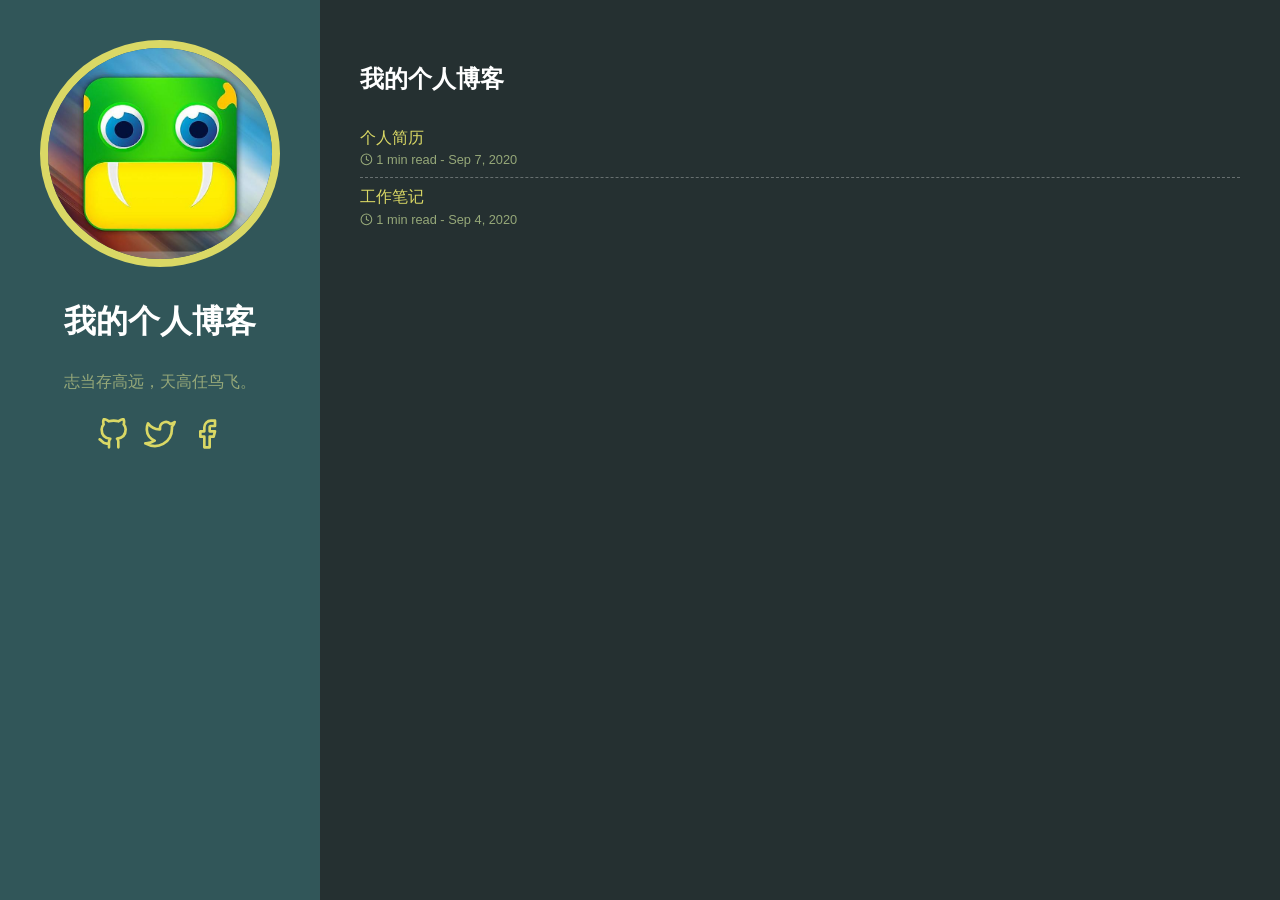
<file: index.html>
<!doctype html>
<html lang="en-us">
  <head>
    <title>我的个人博客</title>
    <meta charset="utf-8" />
    <meta name="generator" content="Hugo 0.76.5" />
    <meta name="viewport" content="width=device-width, initial-scale=1" />
    <meta name="author" content="Devotion" />
    <meta name="description" content="志当存高远，天高任鸟飞。" />
    <link rel="stylesheet" href="https://2425691371.github.io/css/main.min.cae3238cb6e245703270e3d63a967b12dbdd3cc39bf2ade10797d474a8402f83.css" />

    
    <meta name="twitter:card" content="summary"/>
<meta name="twitter:title" content="我的个人博客"/>
<meta name="twitter:description" content="志当存高远，天高任鸟飞。"/>

    <meta property="og:title" content="我的个人博客" />
<meta property="og:description" content="志当存高远，天高任鸟飞。" />
<meta property="og:type" content="website" />
<meta property="og:url" content="https://2425691371.github.io/" />
<meta property="og:updated_time" content="2020-09-07T21:48:25+08:00" />


  </head>
  <body>
    <header class="app-header">
      <a href="https://2425691371.github.io/"><img class="app-header-avatar" src="/timg.ico" alt="Devotion" /></a>
      <h1>我的个人博客</h1>
      <p>志当存高远，天高任鸟飞。</p>
      <div class="app-header-social">
        
          <a target="_blank" href="https://github.com/2425691371/" rel="noreferrer noopener"><svg xmlns="http://www.w3.org/2000/svg" width="24" height="24" viewBox="0 0 24 24" fill="none" stroke="currentColor" stroke-width="2" stroke-linecap="round" stroke-linejoin="round" class="icon icon-github">
  <title>github</title>
  <path d="M9 19c-5 1.5-5-2.5-7-3m14 6v-3.87a3.37 3.37 0 0 0-.94-2.61c3.14-.35 6.44-1.54 6.44-7A5.44 5.44 0 0 0 20 4.77 5.07 5.07 0 0 0 19.91 1S18.73.65 16 2.48a13.38 13.38 0 0 0-7 0C6.27.65 5.09 1 5.09 1A5.07 5.07 0 0 0 5 4.77a5.44 5.44 0 0 0-1.5 3.78c0 5.42 3.3 6.61 6.44 7A3.37 3.37 0 0 0 9 18.13V22"></path>
</svg></a>
        
          <a target="_blank" href="https://twitter/2425691371/" rel="noreferrer noopener"><svg xmlns="http://www.w3.org/2000/svg" width="24" height="24" viewBox="0 0 24 24" fill="none" stroke="currentColor" stroke-width="2" stroke-linecap="round" stroke-linejoin="round" class="icon icon-twitter">
  <title>twitter</title>
  <path d="M23 3a10.9 10.9 0 0 1-3.14 1.53 4.48 4.48 0 0 0-7.86 3v1A10.66 10.66 0 0 1 3 4s-4 9 5 13a11.64 11.64 0 0 1-7 2c9 5 20 0 20-11.5a4.5 4.5 0 0 0-.08-.83A7.72 7.72 0 0 0 23 3z"></path>
</svg></a>
        
          <a target="_blank" href="https://facebook/2425691371/" rel="noreferrer noopener"><svg xmlns="http://www.w3.org/2000/svg" width="24" height="24" viewBox="0 0 24 24" fill="none" stroke="currentColor" stroke-width="2" stroke-linecap="round" stroke-linejoin="round" class="icon icon-facebook">
  <title>facebook</title>
  <path d="M18 2h-3a5 5 0 0 0-5 5v3H7v4h3v8h4v-8h3l1-4h-4V7a1 1 0 0 1 1-1h3z"></path>
</svg></a>
        
      </div>
    </header>
	
	
	<main class="app-container">
      
  <article>
    <h1>我的个人博客</h1>
    <ul class="posts-list">
      
        <li class="posts-list-item">
          <a class="posts-list-item-title" href="https://2425691371.github.io/post/resume/">个人简历</a>
          <span class="posts-list-item-description">
            <svg xmlns="http://www.w3.org/2000/svg" width="24" height="24" viewBox="0 0 24 24" fill="none" stroke="currentColor" stroke-width="2" stroke-linecap="round" stroke-linejoin="round" class="icon icon-clock">
  <title>clock</title>
  <circle cx="12" cy="12" r="10"></circle><polyline points="12 6 12 12 16 14"></polyline>
</svg> 1 min read -
            Sep 7, 2020
          </span>
        </li>
      
        <li class="posts-list-item">
          <a class="posts-list-item-title" href="https://2425691371.github.io/post/blog/">工作笔记</a>
          <span class="posts-list-item-description">
            <svg xmlns="http://www.w3.org/2000/svg" width="24" height="24" viewBox="0 0 24 24" fill="none" stroke="currentColor" stroke-width="2" stroke-linecap="round" stroke-linejoin="round" class="icon icon-clock">
  <title>clock</title>
  <circle cx="12" cy="12" r="10"></circle><polyline points="12 6 12 12 16 14"></polyline>
</svg> 1 min read -
            Sep 4, 2020
          </span>
        </li>
      
    </ul>
    



  </article>

    </main>
  </body>
</html>
</file>
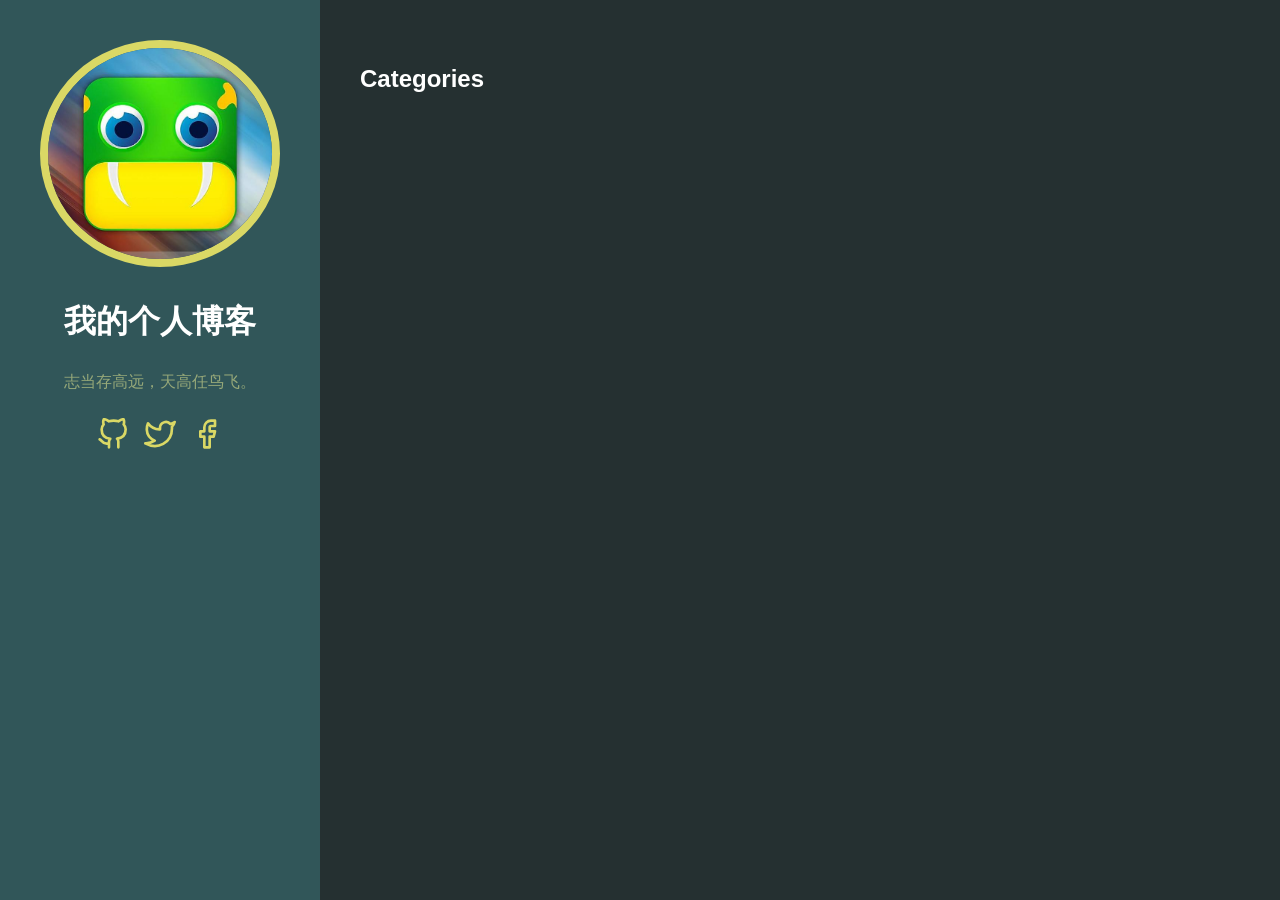
<file: categories/index.html>
<!doctype html>
<html lang="en-us">
  <head>
    <title>Categories // 我的个人博客</title>
    <meta charset="utf-8" />
    <meta name="generator" content="Hugo 0.76.5" />
    <meta name="viewport" content="width=device-width, initial-scale=1" />
    <meta name="author" content="Devotion" />
    <meta name="description" content="" />
    <link rel="stylesheet" href="https://2425691371.github.io/css/main.min.cae3238cb6e245703270e3d63a967b12dbdd3cc39bf2ade10797d474a8402f83.css" />

    
    <meta name="twitter:card" content="summary"/>
<meta name="twitter:title" content="Categories"/>
<meta name="twitter:description" content="志当存高远，天高任鸟飞。"/>

    <meta property="og:title" content="Categories" />
<meta property="og:description" content="志当存高远，天高任鸟飞。" />
<meta property="og:type" content="website" />
<meta property="og:url" content="https://2425691371.github.io/categories/" />



  </head>
  <body>
    <header class="app-header">
      <a href="https://2425691371.github.io/"><img class="app-header-avatar" src="/timg.ico" alt="Devotion" /></a>
      <h1>我的个人博客</h1>
      <p>志当存高远，天高任鸟飞。</p>
      <div class="app-header-social">
        
          <a target="_blank" href="https://github.com/2425691371/" rel="noreferrer noopener"><svg xmlns="http://www.w3.org/2000/svg" width="24" height="24" viewBox="0 0 24 24" fill="none" stroke="currentColor" stroke-width="2" stroke-linecap="round" stroke-linejoin="round" class="icon icon-github">
  <title>github</title>
  <path d="M9 19c-5 1.5-5-2.5-7-3m14 6v-3.87a3.37 3.37 0 0 0-.94-2.61c3.14-.35 6.44-1.54 6.44-7A5.44 5.44 0 0 0 20 4.77 5.07 5.07 0 0 0 19.91 1S18.73.65 16 2.48a13.38 13.38 0 0 0-7 0C6.27.65 5.09 1 5.09 1A5.07 5.07 0 0 0 5 4.77a5.44 5.44 0 0 0-1.5 3.78c0 5.42 3.3 6.61 6.44 7A3.37 3.37 0 0 0 9 18.13V22"></path>
</svg></a>
        
          <a target="_blank" href="https://twitter/2425691371/" rel="noreferrer noopener"><svg xmlns="http://www.w3.org/2000/svg" width="24" height="24" viewBox="0 0 24 24" fill="none" stroke="currentColor" stroke-width="2" stroke-linecap="round" stroke-linejoin="round" class="icon icon-twitter">
  <title>twitter</title>
  <path d="M23 3a10.9 10.9 0 0 1-3.14 1.53 4.48 4.48 0 0 0-7.86 3v1A10.66 10.66 0 0 1 3 4s-4 9 5 13a11.64 11.64 0 0 1-7 2c9 5 20 0 20-11.5a4.5 4.5 0 0 0-.08-.83A7.72 7.72 0 0 0 23 3z"></path>
</svg></a>
        
          <a target="_blank" href="https://facebook/2425691371/" rel="noreferrer noopener"><svg xmlns="http://www.w3.org/2000/svg" width="24" height="24" viewBox="0 0 24 24" fill="none" stroke="currentColor" stroke-width="2" stroke-linecap="round" stroke-linejoin="round" class="icon icon-facebook">
  <title>facebook</title>
  <path d="M18 2h-3a5 5 0 0 0-5 5v3H7v4h3v8h4v-8h3l1-4h-4V7a1 1 0 0 1 1-1h3z"></path>
</svg></a>
        
      </div>
    </header>
	
	
	<main class="app-container">
      
  <article>
    <h1>Categories</h1>
    <ul class="tags-list">
      
    </ul>
  </article>

    </main>
  </body>
</html>
</file>
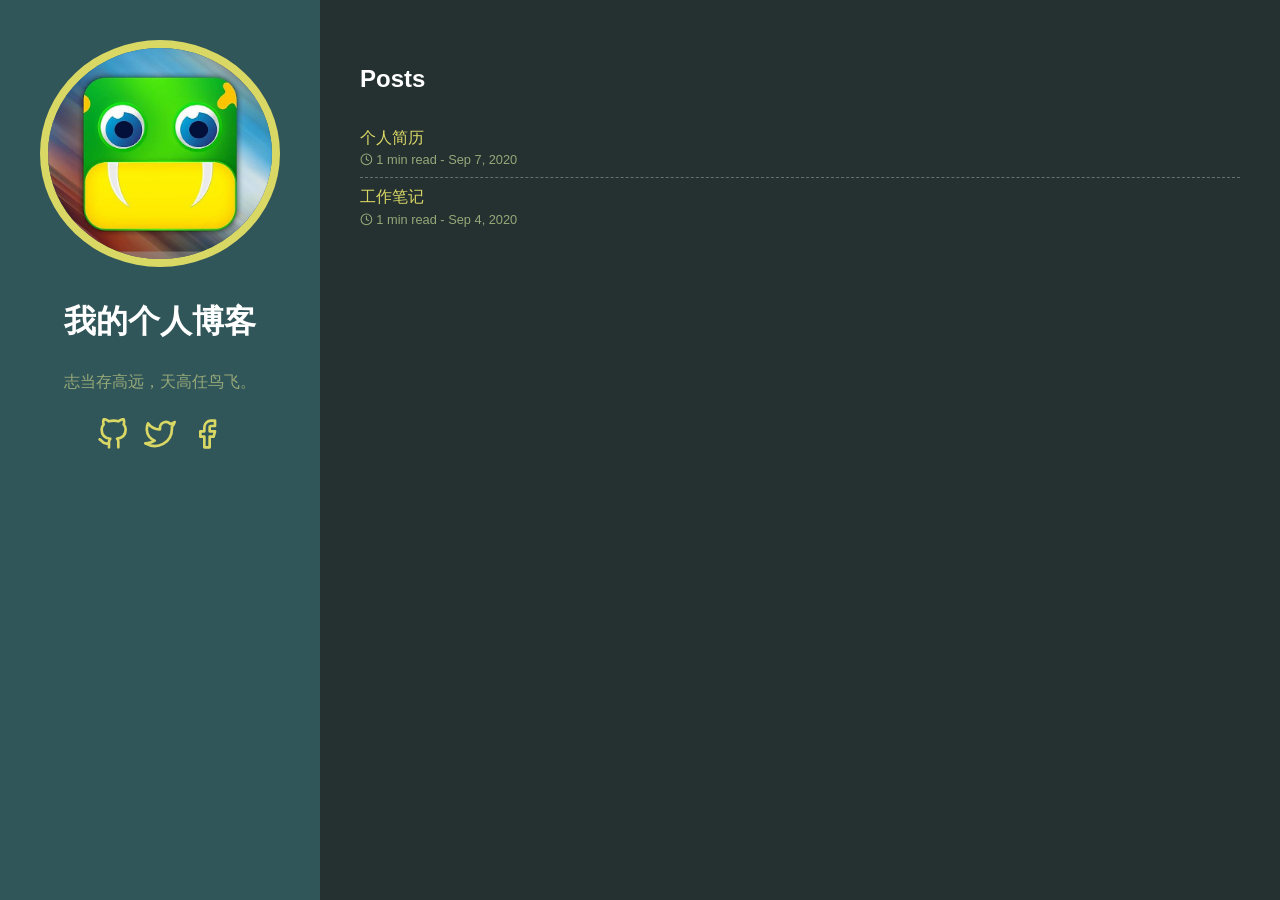
<file: post/index.html>
<!doctype html>
<html lang="en-us">
  <head>
    <title>Posts // 我的个人博客</title>
    <meta charset="utf-8" />
    <meta name="generator" content="Hugo 0.76.5" />
    <meta name="viewport" content="width=device-width, initial-scale=1" />
    <meta name="author" content="Devotion" />
    <meta name="description" content="" />
    <link rel="stylesheet" href="https://2425691371.github.io/css/main.min.cae3238cb6e245703270e3d63a967b12dbdd3cc39bf2ade10797d474a8402f83.css" />

    
    <meta name="twitter:card" content="summary"/>
<meta name="twitter:title" content="Posts"/>
<meta name="twitter:description" content="志当存高远，天高任鸟飞。"/>

    <meta property="og:title" content="Posts" />
<meta property="og:description" content="志当存高远，天高任鸟飞。" />
<meta property="og:type" content="website" />
<meta property="og:url" content="https://2425691371.github.io/post/" />
<meta property="og:updated_time" content="2020-09-07T21:48:25+08:00" />


  </head>
  <body>
    <header class="app-header">
      <a href="https://2425691371.github.io/"><img class="app-header-avatar" src="/timg.ico" alt="Devotion" /></a>
      <h1>我的个人博客</h1>
      <p>志当存高远，天高任鸟飞。</p>
      <div class="app-header-social">
        
          <a target="_blank" href="https://github.com/2425691371/" rel="noreferrer noopener"><svg xmlns="http://www.w3.org/2000/svg" width="24" height="24" viewBox="0 0 24 24" fill="none" stroke="currentColor" stroke-width="2" stroke-linecap="round" stroke-linejoin="round" class="icon icon-github">
  <title>github</title>
  <path d="M9 19c-5 1.5-5-2.5-7-3m14 6v-3.87a3.37 3.37 0 0 0-.94-2.61c3.14-.35 6.44-1.54 6.44-7A5.44 5.44 0 0 0 20 4.77 5.07 5.07 0 0 0 19.91 1S18.73.65 16 2.48a13.38 13.38 0 0 0-7 0C6.27.65 5.09 1 5.09 1A5.07 5.07 0 0 0 5 4.77a5.44 5.44 0 0 0-1.5 3.78c0 5.42 3.3 6.61 6.44 7A3.37 3.37 0 0 0 9 18.13V22"></path>
</svg></a>
        
          <a target="_blank" href="https://twitter/2425691371/" rel="noreferrer noopener"><svg xmlns="http://www.w3.org/2000/svg" width="24" height="24" viewBox="0 0 24 24" fill="none" stroke="currentColor" stroke-width="2" stroke-linecap="round" stroke-linejoin="round" class="icon icon-twitter">
  <title>twitter</title>
  <path d="M23 3a10.9 10.9 0 0 1-3.14 1.53 4.48 4.48 0 0 0-7.86 3v1A10.66 10.66 0 0 1 3 4s-4 9 5 13a11.64 11.64 0 0 1-7 2c9 5 20 0 20-11.5a4.5 4.5 0 0 0-.08-.83A7.72 7.72 0 0 0 23 3z"></path>
</svg></a>
        
          <a target="_blank" href="https://facebook/2425691371/" rel="noreferrer noopener"><svg xmlns="http://www.w3.org/2000/svg" width="24" height="24" viewBox="0 0 24 24" fill="none" stroke="currentColor" stroke-width="2" stroke-linecap="round" stroke-linejoin="round" class="icon icon-facebook">
  <title>facebook</title>
  <path d="M18 2h-3a5 5 0 0 0-5 5v3H7v4h3v8h4v-8h3l1-4h-4V7a1 1 0 0 1 1-1h3z"></path>
</svg></a>
        
      </div>
    </header>
	
	
	<main class="app-container">
      
  <article>
    <h1>Posts</h1>
    <ul class="posts-list">
      
        <li class="posts-list-item">
          <a class="posts-list-item-title" href="https://2425691371.github.io/post/resume/">个人简历</a>
          <span class="posts-list-item-description">
            <svg xmlns="http://www.w3.org/2000/svg" width="24" height="24" viewBox="0 0 24 24" fill="none" stroke="currentColor" stroke-width="2" stroke-linecap="round" stroke-linejoin="round" class="icon icon-clock">
  <title>clock</title>
  <circle cx="12" cy="12" r="10"></circle><polyline points="12 6 12 12 16 14"></polyline>
</svg> 1 min read -
            Sep 7, 2020
          </span>
        </li>
      
        <li class="posts-list-item">
          <a class="posts-list-item-title" href="https://2425691371.github.io/post/blog/">工作笔记</a>
          <span class="posts-list-item-description">
            <svg xmlns="http://www.w3.org/2000/svg" width="24" height="24" viewBox="0 0 24 24" fill="none" stroke="currentColor" stroke-width="2" stroke-linecap="round" stroke-linejoin="round" class="icon icon-clock">
  <title>clock</title>
  <circle cx="12" cy="12" r="10"></circle><polyline points="12 6 12 12 16 14"></polyline>
</svg> 1 min read -
            Sep 4, 2020
          </span>
        </li>
      
    </ul>
    



  </article>

    </main>
  </body>
</html>
</file>
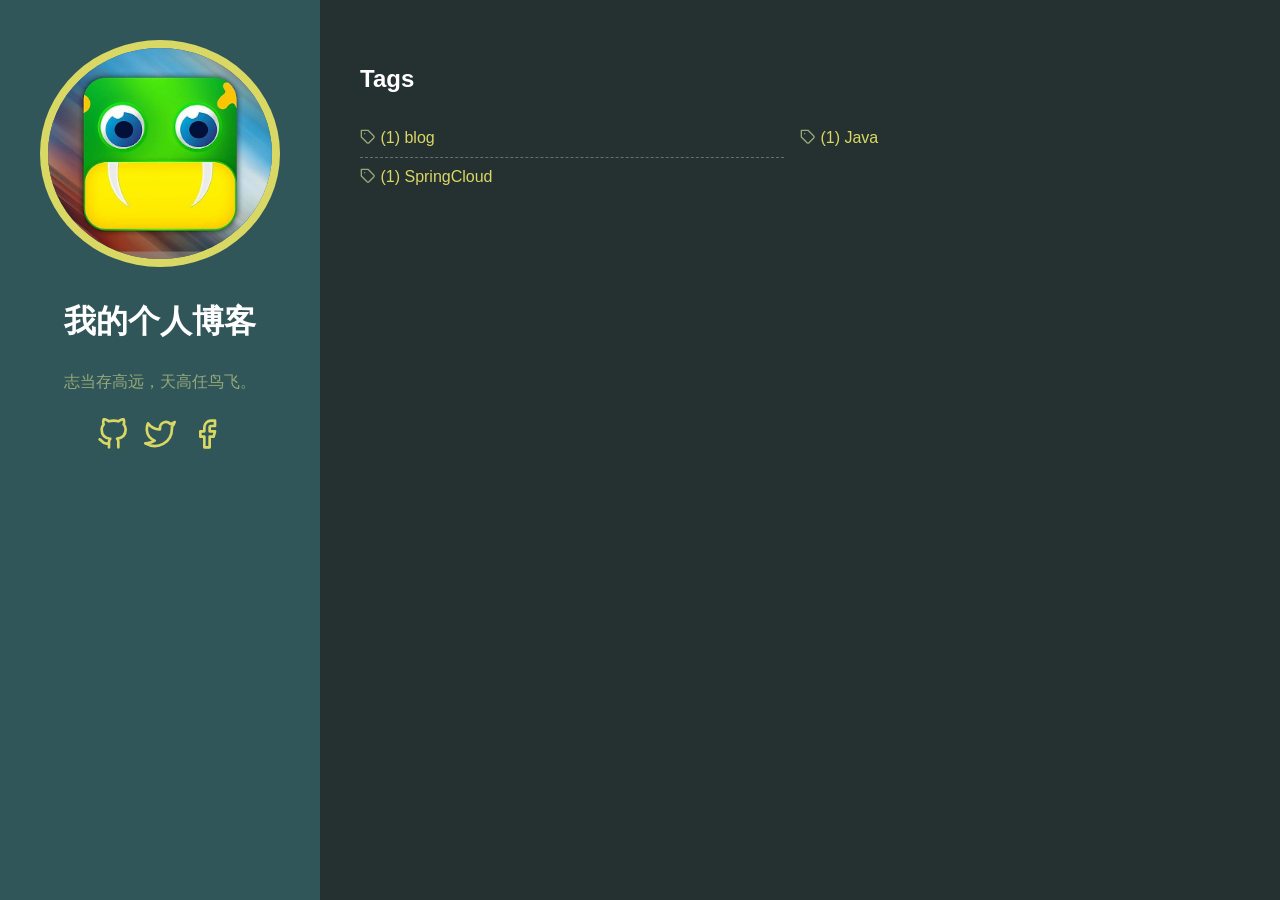
<file: tags/index.html>
<!doctype html>
<html lang="en-us">
  <head>
    <title>Tags // 我的个人博客</title>
    <meta charset="utf-8" />
    <meta name="generator" content="Hugo 0.76.5" />
    <meta name="viewport" content="width=device-width, initial-scale=1" />
    <meta name="author" content="Devotion" />
    <meta name="description" content="" />
    <link rel="stylesheet" href="https://2425691371.github.io/css/main.min.cae3238cb6e245703270e3d63a967b12dbdd3cc39bf2ade10797d474a8402f83.css" />

    
    <meta name="twitter:card" content="summary"/>
<meta name="twitter:title" content="Tags"/>
<meta name="twitter:description" content="志当存高远，天高任鸟飞。"/>

    <meta property="og:title" content="Tags" />
<meta property="og:description" content="志当存高远，天高任鸟飞。" />
<meta property="og:type" content="website" />
<meta property="og:url" content="https://2425691371.github.io/tags/" />
<meta property="og:updated_time" content="2020-09-04T17:30:13+08:00" />


  </head>
  <body>
    <header class="app-header">
      <a href="https://2425691371.github.io/"><img class="app-header-avatar" src="/timg.ico" alt="Devotion" /></a>
      <h1>我的个人博客</h1>
      <p>志当存高远，天高任鸟飞。</p>
      <div class="app-header-social">
        
          <a target="_blank" href="https://github.com/2425691371/" rel="noreferrer noopener"><svg xmlns="http://www.w3.org/2000/svg" width="24" height="24" viewBox="0 0 24 24" fill="none" stroke="currentColor" stroke-width="2" stroke-linecap="round" stroke-linejoin="round" class="icon icon-github">
  <title>github</title>
  <path d="M9 19c-5 1.5-5-2.5-7-3m14 6v-3.87a3.37 3.37 0 0 0-.94-2.61c3.14-.35 6.44-1.54 6.44-7A5.44 5.44 0 0 0 20 4.77 5.07 5.07 0 0 0 19.91 1S18.73.65 16 2.48a13.38 13.38 0 0 0-7 0C6.27.65 5.09 1 5.09 1A5.07 5.07 0 0 0 5 4.77a5.44 5.44 0 0 0-1.5 3.78c0 5.42 3.3 6.61 6.44 7A3.37 3.37 0 0 0 9 18.13V22"></path>
</svg></a>
        
          <a target="_blank" href="https://twitter/2425691371/" rel="noreferrer noopener"><svg xmlns="http://www.w3.org/2000/svg" width="24" height="24" viewBox="0 0 24 24" fill="none" stroke="currentColor" stroke-width="2" stroke-linecap="round" stroke-linejoin="round" class="icon icon-twitter">
  <title>twitter</title>
  <path d="M23 3a10.9 10.9 0 0 1-3.14 1.53 4.48 4.48 0 0 0-7.86 3v1A10.66 10.66 0 0 1 3 4s-4 9 5 13a11.64 11.64 0 0 1-7 2c9 5 20 0 20-11.5a4.5 4.5 0 0 0-.08-.83A7.72 7.72 0 0 0 23 3z"></path>
</svg></a>
        
          <a target="_blank" href="https://facebook/2425691371/" rel="noreferrer noopener"><svg xmlns="http://www.w3.org/2000/svg" width="24" height="24" viewBox="0 0 24 24" fill="none" stroke="currentColor" stroke-width="2" stroke-linecap="round" stroke-linejoin="round" class="icon icon-facebook">
  <title>facebook</title>
  <path d="M18 2h-3a5 5 0 0 0-5 5v3H7v4h3v8h4v-8h3l1-4h-4V7a1 1 0 0 1 1-1h3z"></path>
</svg></a>
        
      </div>
    </header>
	
	
	<main class="app-container">
      
  <article>
    <h1>Tags</h1>
    <ul class="tags-list">
      
        <li class="tags-list-item">
            <svg xmlns="http://www.w3.org/2000/svg" width="24" height="24" viewBox="0 0 24 24" fill="none" stroke="currentColor" stroke-width="2" stroke-linecap="round" stroke-linejoin="round" class="icon icon-tag">
  <title>tag</title>
  <path d="M20.59 13.41l-7.17 7.17a2 2 0 0 1-2.83 0L2 12V2h10l8.59 8.59a2 2 0 0 1 0 2.82z"></path><line x1="7" y1="7" x2="7" y2="7"></line>
</svg>
            <a class="tags-list-item-title" href="https://2425691371.github.io/tags/blog/">
              (1)
              blog
            </a>
        </li>
      
        <li class="tags-list-item">
            <svg xmlns="http://www.w3.org/2000/svg" width="24" height="24" viewBox="0 0 24 24" fill="none" stroke="currentColor" stroke-width="2" stroke-linecap="round" stroke-linejoin="round" class="icon icon-tag">
  <title>tag</title>
  <path d="M20.59 13.41l-7.17 7.17a2 2 0 0 1-2.83 0L2 12V2h10l8.59 8.59a2 2 0 0 1 0 2.82z"></path><line x1="7" y1="7" x2="7" y2="7"></line>
</svg>
            <a class="tags-list-item-title" href="https://2425691371.github.io/tags/java/">
              (1)
              Java
            </a>
        </li>
      
        <li class="tags-list-item">
            <svg xmlns="http://www.w3.org/2000/svg" width="24" height="24" viewBox="0 0 24 24" fill="none" stroke="currentColor" stroke-width="2" stroke-linecap="round" stroke-linejoin="round" class="icon icon-tag">
  <title>tag</title>
  <path d="M20.59 13.41l-7.17 7.17a2 2 0 0 1-2.83 0L2 12V2h10l8.59 8.59a2 2 0 0 1 0 2.82z"></path><line x1="7" y1="7" x2="7" y2="7"></line>
</svg>
            <a class="tags-list-item-title" href="https://2425691371.github.io/tags/springcloud/">
              (1)
              SpringCloud
            </a>
        </li>
      
    </ul>
  </article>

    </main>
  </body>
</html>
</file>
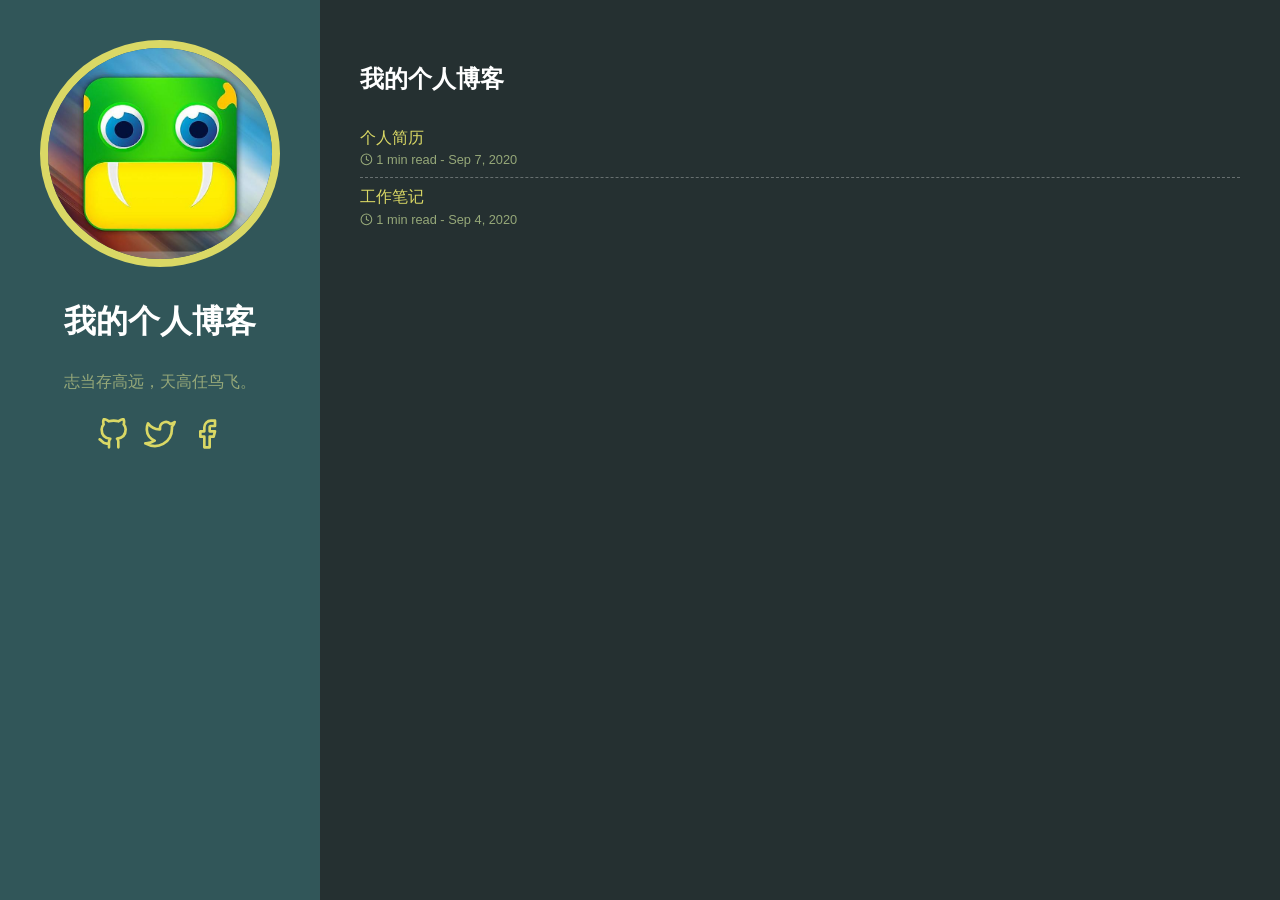
<file: page/1/index.html>
<!DOCTYPE html><html><head><title>https://2425691371.github.io/</title><link rel="canonical" href="https://2425691371.github.io/"/><meta name="robots" content="noindex"><meta charset="utf-8" /><meta http-equiv="refresh" content="0; url=https://2425691371.github.io/" /></head></html>
</file>
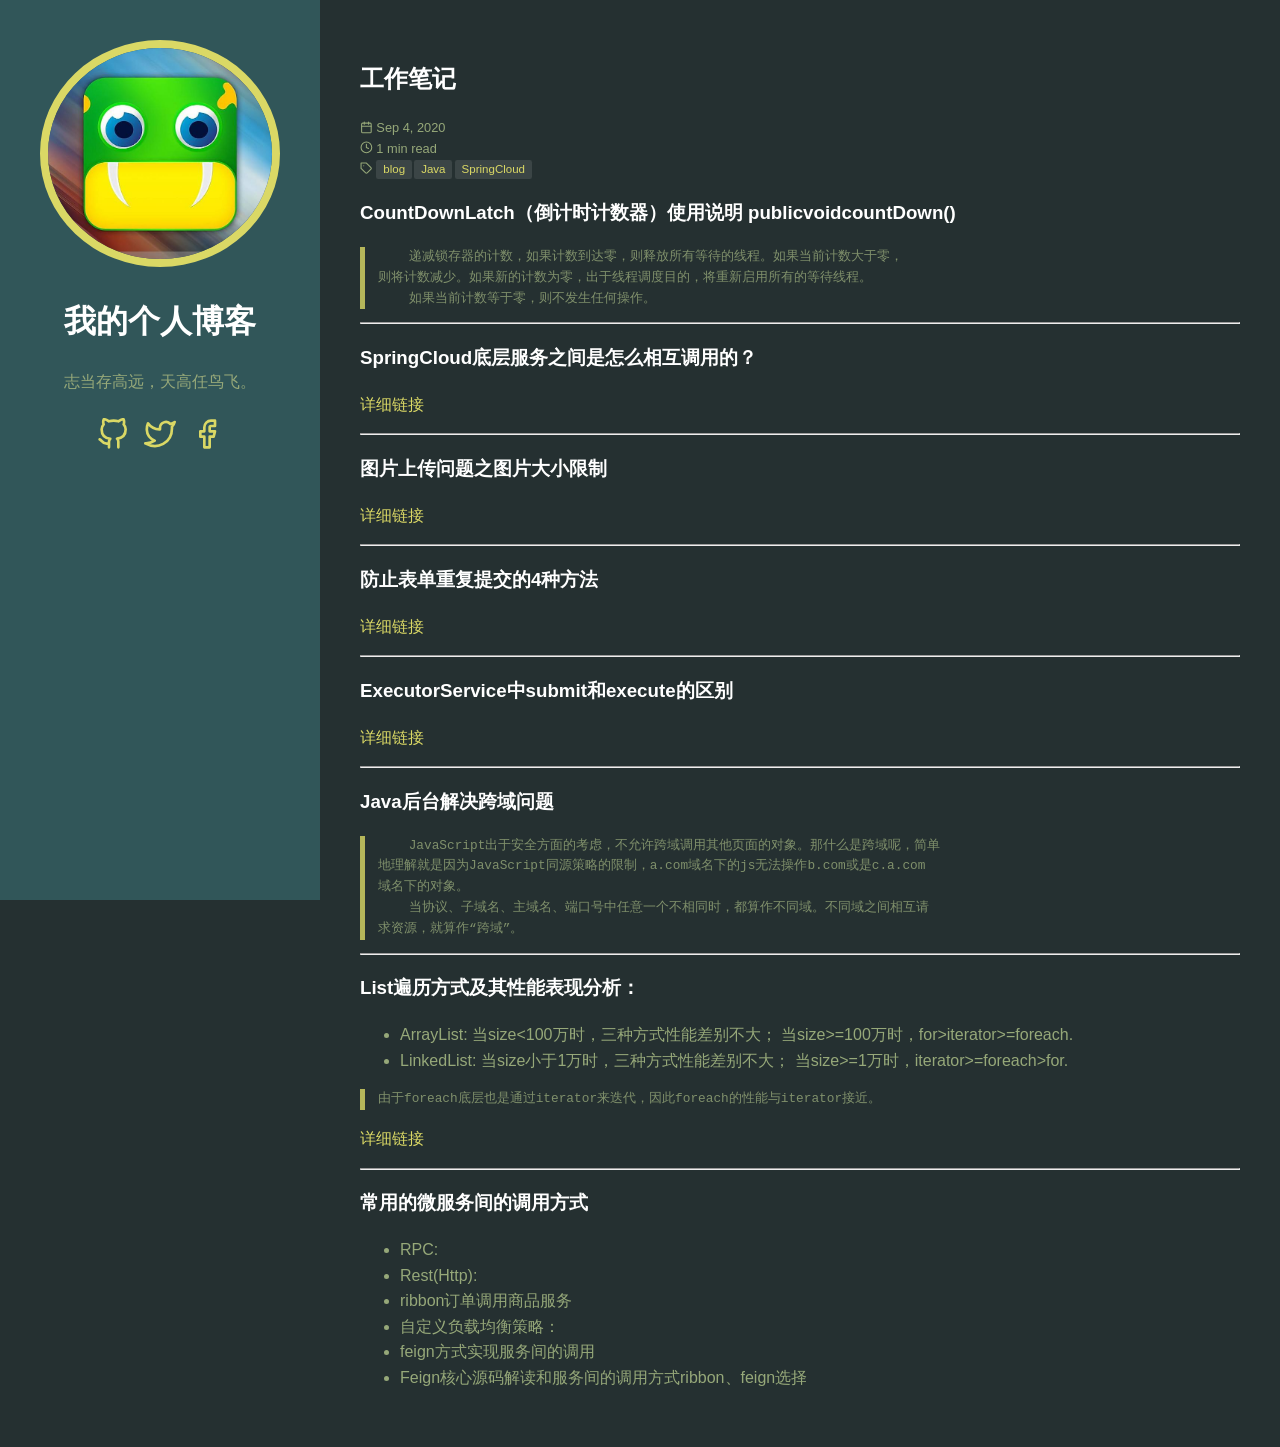
<file: post/blog/index.html>
<!doctype html>
<html lang="en-us">
  <head>
    <title>工作笔记 // 我的个人博客</title>
    <meta charset="utf-8" />
    <meta name="generator" content="Hugo 0.76.5" />
    <meta name="viewport" content="width=device-width, initial-scale=1" />
    <meta name="author" content="Devotion" />
    <meta name="description" content="" />
    <link rel="stylesheet" href="https://2425691371.github.io/css/main.min.cae3238cb6e245703270e3d63a967b12dbdd3cc39bf2ade10797d474a8402f83.css" />

    
    <meta name="twitter:card" content="summary"/>
<meta name="twitter:title" content="工作笔记"/>
<meta name="twitter:description" content="CountDownLatch（倒计时计数器）使用说明 publicvoidcountDown()  递减锁存器的计数，如果计数到达零，则释放所有等待的线程。如果当前计数大于零， 则将计数减少。如果新的计数为零，出于线程调度目的，将重新启用所有的等待线程。 如果当前计数等于零，则不发生任何操作。   SpringCloud底层服务之间是怎么相互调用的？ 详细链接
 图片上传问题之图片大小限制 详细链接
 防止表单重复提交的4种方法 详细链接
 ExecutorService中submit和execute的区别 详细链接
 Java后台解决跨域问题  JavaScript出于安全方面的考虑，不允许跨域调用其他页面的对象。那什么是跨域呢，简单 地理解就是因为JavaScript同源策略的限制，a.com域名下的js无法操作b.com或是c.a.com 域名下的对象。 当协议、子域名、主域名、端口号中任意一个不相同时，都算作不同域。不同域之间相互请 求资源，就算作“跨域”。   List遍历方式及其性能表现分析：  ArrayList: 当size&lt;100万时，三种方式性能差别不大； 当size&gt;=100万时，for&gt;iterator&gt;=foreach. LinkedList: 当size小于1万时，三种方式性能差别不大； 当size&gt;=1万时，iterator&gt;=foreach&gt;for.  由于foreach底层也是通过iterator来迭代，因此foreach的性能与iterator接近。  详细链接
 常用的微服务间的调用方式  RPC: Rest(Http): ribbon订单调用商品服务 自定义负载均衡策略： feign方式实现服务间的调用 Feign核心源码解读和服务间的调用方式ribbon、feign选择  "/>

    <meta property="og:title" content="工作笔记" />
<meta property="og:description" content="CountDownLatch（倒计时计数器）使用说明 publicvoidcountDown()  递减锁存器的计数，如果计数到达零，则释放所有等待的线程。如果当前计数大于零， 则将计数减少。如果新的计数为零，出于线程调度目的，将重新启用所有的等待线程。 如果当前计数等于零，则不发生任何操作。   SpringCloud底层服务之间是怎么相互调用的？ 详细链接
 图片上传问题之图片大小限制 详细链接
 防止表单重复提交的4种方法 详细链接
 ExecutorService中submit和execute的区别 详细链接
 Java后台解决跨域问题  JavaScript出于安全方面的考虑，不允许跨域调用其他页面的对象。那什么是跨域呢，简单 地理解就是因为JavaScript同源策略的限制，a.com域名下的js无法操作b.com或是c.a.com 域名下的对象。 当协议、子域名、主域名、端口号中任意一个不相同时，都算作不同域。不同域之间相互请 求资源，就算作“跨域”。   List遍历方式及其性能表现分析：  ArrayList: 当size&lt;100万时，三种方式性能差别不大； 当size&gt;=100万时，for&gt;iterator&gt;=foreach. LinkedList: 当size小于1万时，三种方式性能差别不大； 当size&gt;=1万时，iterator&gt;=foreach&gt;for.  由于foreach底层也是通过iterator来迭代，因此foreach的性能与iterator接近。  详细链接
 常用的微服务间的调用方式  RPC: Rest(Http): ribbon订单调用商品服务 自定义负载均衡策略： feign方式实现服务间的调用 Feign核心源码解读和服务间的调用方式ribbon、feign选择  " />
<meta property="og:type" content="article" />
<meta property="og:url" content="https://2425691371.github.io/post/blog/" />
<meta property="article:published_time" content="2020-09-04T17:30:13+08:00" />
<meta property="article:modified_time" content="2020-09-04T17:30:13+08:00" />


  </head>
  <body>
    <header class="app-header">
      <a href="https://2425691371.github.io/"><img class="app-header-avatar" src="/timg.ico" alt="Devotion" /></a>
      <h1>我的个人博客</h1>
      <p>志当存高远，天高任鸟飞。</p>
      <div class="app-header-social">
        
          <a target="_blank" href="https://github.com/2425691371/" rel="noreferrer noopener"><svg xmlns="http://www.w3.org/2000/svg" width="24" height="24" viewBox="0 0 24 24" fill="none" stroke="currentColor" stroke-width="2" stroke-linecap="round" stroke-linejoin="round" class="icon icon-github">
  <title>github</title>
  <path d="M9 19c-5 1.5-5-2.5-7-3m14 6v-3.87a3.37 3.37 0 0 0-.94-2.61c3.14-.35 6.44-1.54 6.44-7A5.44 5.44 0 0 0 20 4.77 5.07 5.07 0 0 0 19.91 1S18.73.65 16 2.48a13.38 13.38 0 0 0-7 0C6.27.65 5.09 1 5.09 1A5.07 5.07 0 0 0 5 4.77a5.44 5.44 0 0 0-1.5 3.78c0 5.42 3.3 6.61 6.44 7A3.37 3.37 0 0 0 9 18.13V22"></path>
</svg></a>
        
          <a target="_blank" href="https://twitter/2425691371/" rel="noreferrer noopener"><svg xmlns="http://www.w3.org/2000/svg" width="24" height="24" viewBox="0 0 24 24" fill="none" stroke="currentColor" stroke-width="2" stroke-linecap="round" stroke-linejoin="round" class="icon icon-twitter">
  <title>twitter</title>
  <path d="M23 3a10.9 10.9 0 0 1-3.14 1.53 4.48 4.48 0 0 0-7.86 3v1A10.66 10.66 0 0 1 3 4s-4 9 5 13a11.64 11.64 0 0 1-7 2c9 5 20 0 20-11.5a4.5 4.5 0 0 0-.08-.83A7.72 7.72 0 0 0 23 3z"></path>
</svg></a>
        
          <a target="_blank" href="https://facebook/2425691371/" rel="noreferrer noopener"><svg xmlns="http://www.w3.org/2000/svg" width="24" height="24" viewBox="0 0 24 24" fill="none" stroke="currentColor" stroke-width="2" stroke-linecap="round" stroke-linejoin="round" class="icon icon-facebook">
  <title>facebook</title>
  <path d="M18 2h-3a5 5 0 0 0-5 5v3H7v4h3v8h4v-8h3l1-4h-4V7a1 1 0 0 1 1-1h3z"></path>
</svg></a>
        
      </div>
    </header>
	
	
	<main class="app-container">
      
  <article class="post">
    <header class="post-header">
      <h1 class ="post-title">工作笔记</h1>
      <div class="post-meta">
        <div>
          <svg xmlns="http://www.w3.org/2000/svg" width="24" height="24" viewBox="0 0 24 24" fill="none" stroke="currentColor" stroke-width="2" stroke-linecap="round" stroke-linejoin="round" class="icon icon-calendar">
  <title>calendar</title>
  <rect x="3" y="4" width="18" height="18" rx="2" ry="2"></rect><line x1="16" y1="2" x2="16" y2="6"></line><line x1="8" y1="2" x2="8" y2="6"></line><line x1="3" y1="10" x2="21" y2="10"></line>
</svg>
          Sep 4, 2020
        </div>
        <div>
          <svg xmlns="http://www.w3.org/2000/svg" width="24" height="24" viewBox="0 0 24 24" fill="none" stroke="currentColor" stroke-width="2" stroke-linecap="round" stroke-linejoin="round" class="icon icon-clock">
  <title>clock</title>
  <circle cx="12" cy="12" r="10"></circle><polyline points="12 6 12 12 16 14"></polyline>
</svg>
          1 min read
        </div><div>
          <svg xmlns="http://www.w3.org/2000/svg" width="24" height="24" viewBox="0 0 24 24" fill="none" stroke="currentColor" stroke-width="2" stroke-linecap="round" stroke-linejoin="round" class="icon icon-tag">
  <title>tag</title>
  <path d="M20.59 13.41l-7.17 7.17a2 2 0 0 1-2.83 0L2 12V2h10l8.59 8.59a2 2 0 0 1 0 2.82z"></path><line x1="7" y1="7" x2="7" y2="7"></line>
</svg>
          <a class="tag" href="https://2425691371.github.io/tags/blog/">blog</a><a class="tag" href="https://2425691371.github.io/tags/java/">Java</a><a class="tag" href="https://2425691371.github.io/tags/springcloud/">SpringCloud</a></div></div>
    </header>
    <div class="post-content">
      <h3 id="countdownlatch倒计时计数器使用说明-publicvoidcountdown">CountDownLatch（倒计时计数器）使用说明 publicvoidcountDown()</h3>
<pre><code>    递减锁存器的计数，如果计数到达零，则释放所有等待的线程。如果当前计数大于零，
则将计数减少。如果新的计数为零，出于线程调度目的，将重新启用所有的等待线程。
    如果当前计数等于零，则不发生任何操作。
</code></pre>
<hr>
<h3 id="springcloud底层服务之间是怎么相互调用的">SpringCloud底层服务之间是怎么相互调用的？</h3>
<p><a href="https://blog.csdn.net/yeyazhishang/article/details/84344402">详细链接</a></p>
<hr>
<h3 id="图片上传问题之图片大小限制">图片上传问题之图片大小限制</h3>
<p><a href="https://www.cnblogs.com/chaiming520/p/10942694.html">详细链接</a></p>
<hr>
<h3 id="防止表单重复提交的4种方法">防止表单重复提交的4种方法</h3>
<p><a href="https://www.cnblogs.com/huanghuizhou/p/9153837.html">详细链接</a></p>
<hr>
<h3 id="executorservice中submit和execute的区别">ExecutorService中submit和execute的区别</h3>
<p><a href="https://www.cnblogs.com/wanqieddy/p/3853863.html">详细链接</a></p>
<hr>
<h3 id="java后台解决跨域问题">Java后台解决跨域问题</h3>
<pre><code>    JavaScript出于安全方面的考虑，不允许跨域调用其他页面的对象。那什么是跨域呢，简单
地理解就是因为JavaScript同源策略的限制，a.com域名下的js无法操作b.com或是c.a.com
域名下的对象。
    当协议、子域名、主域名、端口号中任意一个不相同时，都算作不同域。不同域之间相互请
求资源，就算作“跨域”。
</code></pre>
<hr>
<h3 id="list遍历方式及其性能表现分析">List遍历方式及其性能表现分析：</h3>
<ul>
<li>ArrayList:
当size&lt;100万时，三种方式性能差别不大；
当size&gt;=100万时，for&gt;iterator&gt;=foreach.</li>
<li>LinkedList:
当size小于1万时，三种方式性能差别不大；
当size&gt;=1万时，iterator&gt;=foreach&gt;for.</li>
</ul>
<pre><code>由于foreach底层也是通过iterator来迭代，因此foreach的性能与iterator接近。
</code></pre>
<p><a href="https://baijiahao.baidu.com/s?id=1616093811481309638&amp;wfr=spider&amp;for=pc">详细链接</a></p>
<hr>
<h3 id="常用的微服务间的调用方式">常用的微服务间的调用方式</h3>
<ul>
<li>RPC:</li>
<li>Rest(Http):</li>
<li>ribbon订单调用商品服务</li>
<li>自定义负载均衡策略：</li>
<li>feign方式实现服务间的调用</li>
<li>Feign核心源码解读和服务间的调用方式ribbon、feign选择</li>
</ul>

    </div>
    <div class="post-footer">
      
    </div>
  </article>

    </main>
  </body>
</html>
</file>
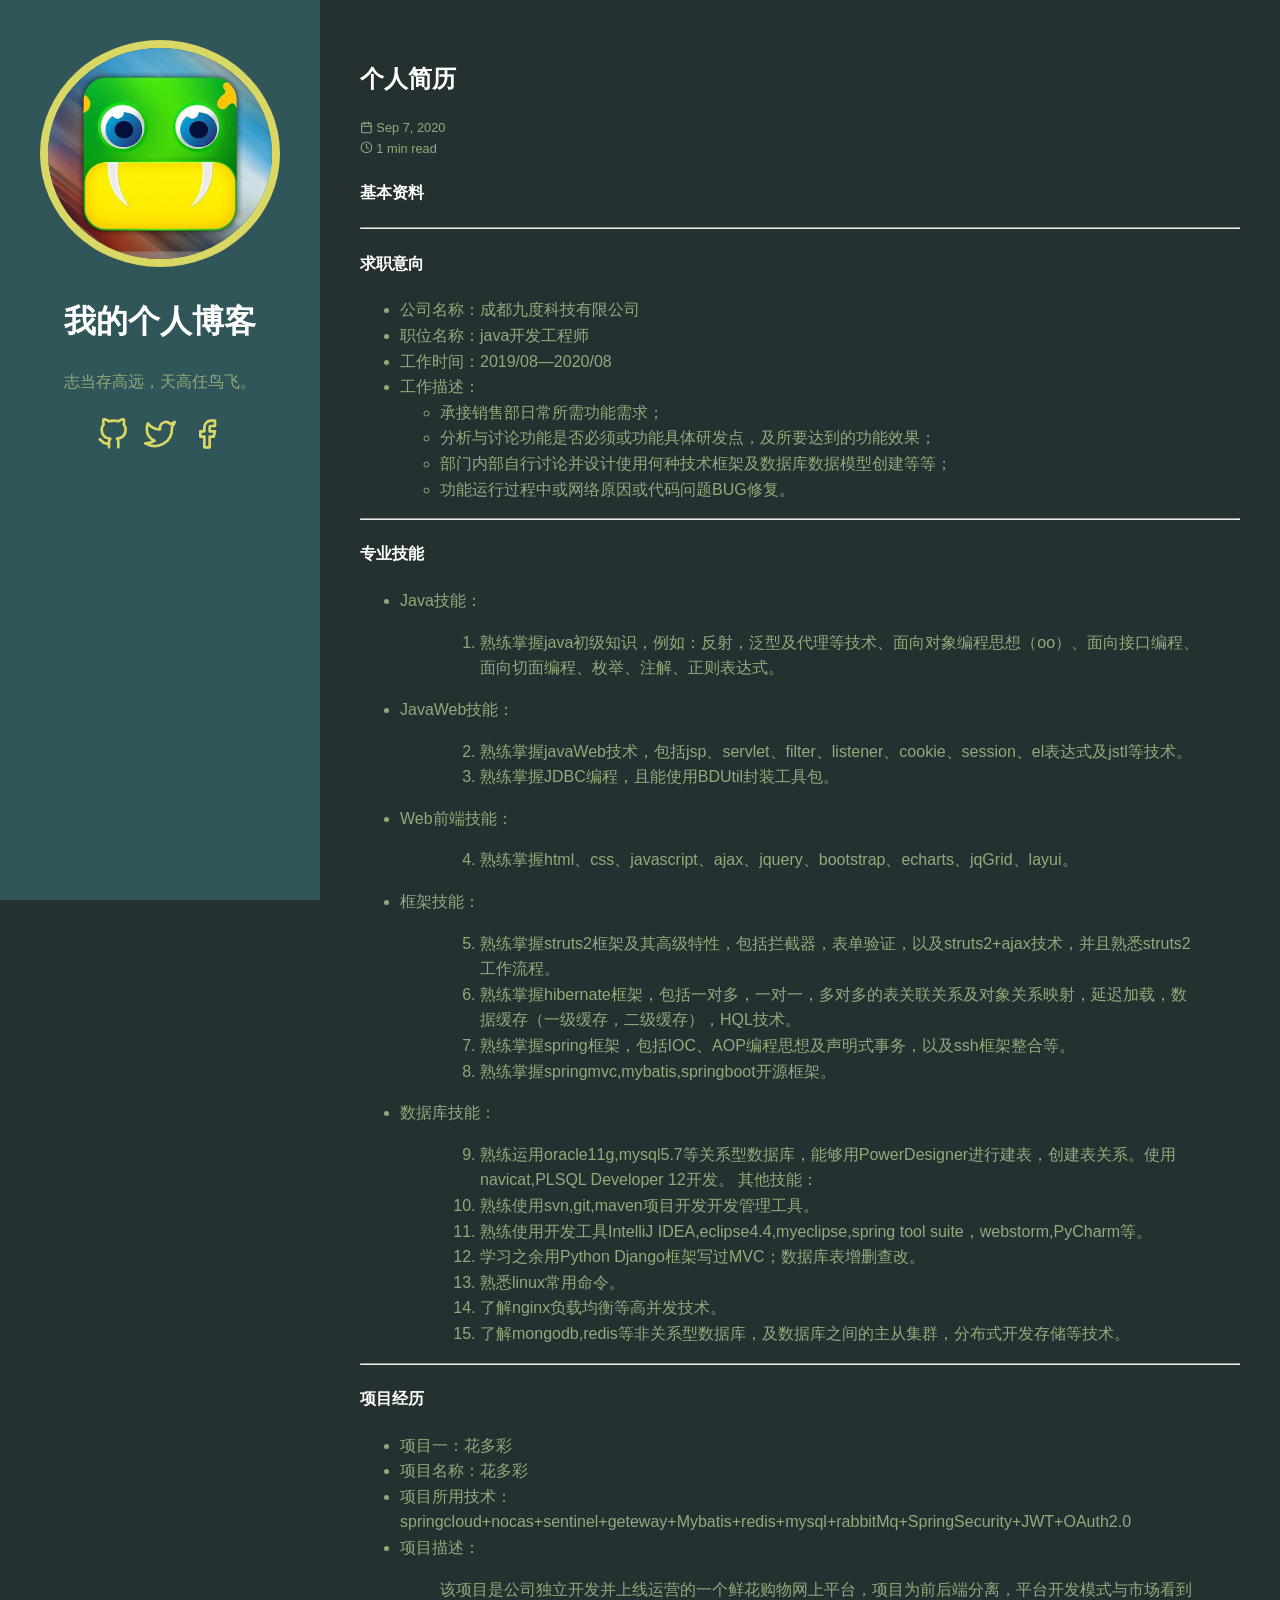
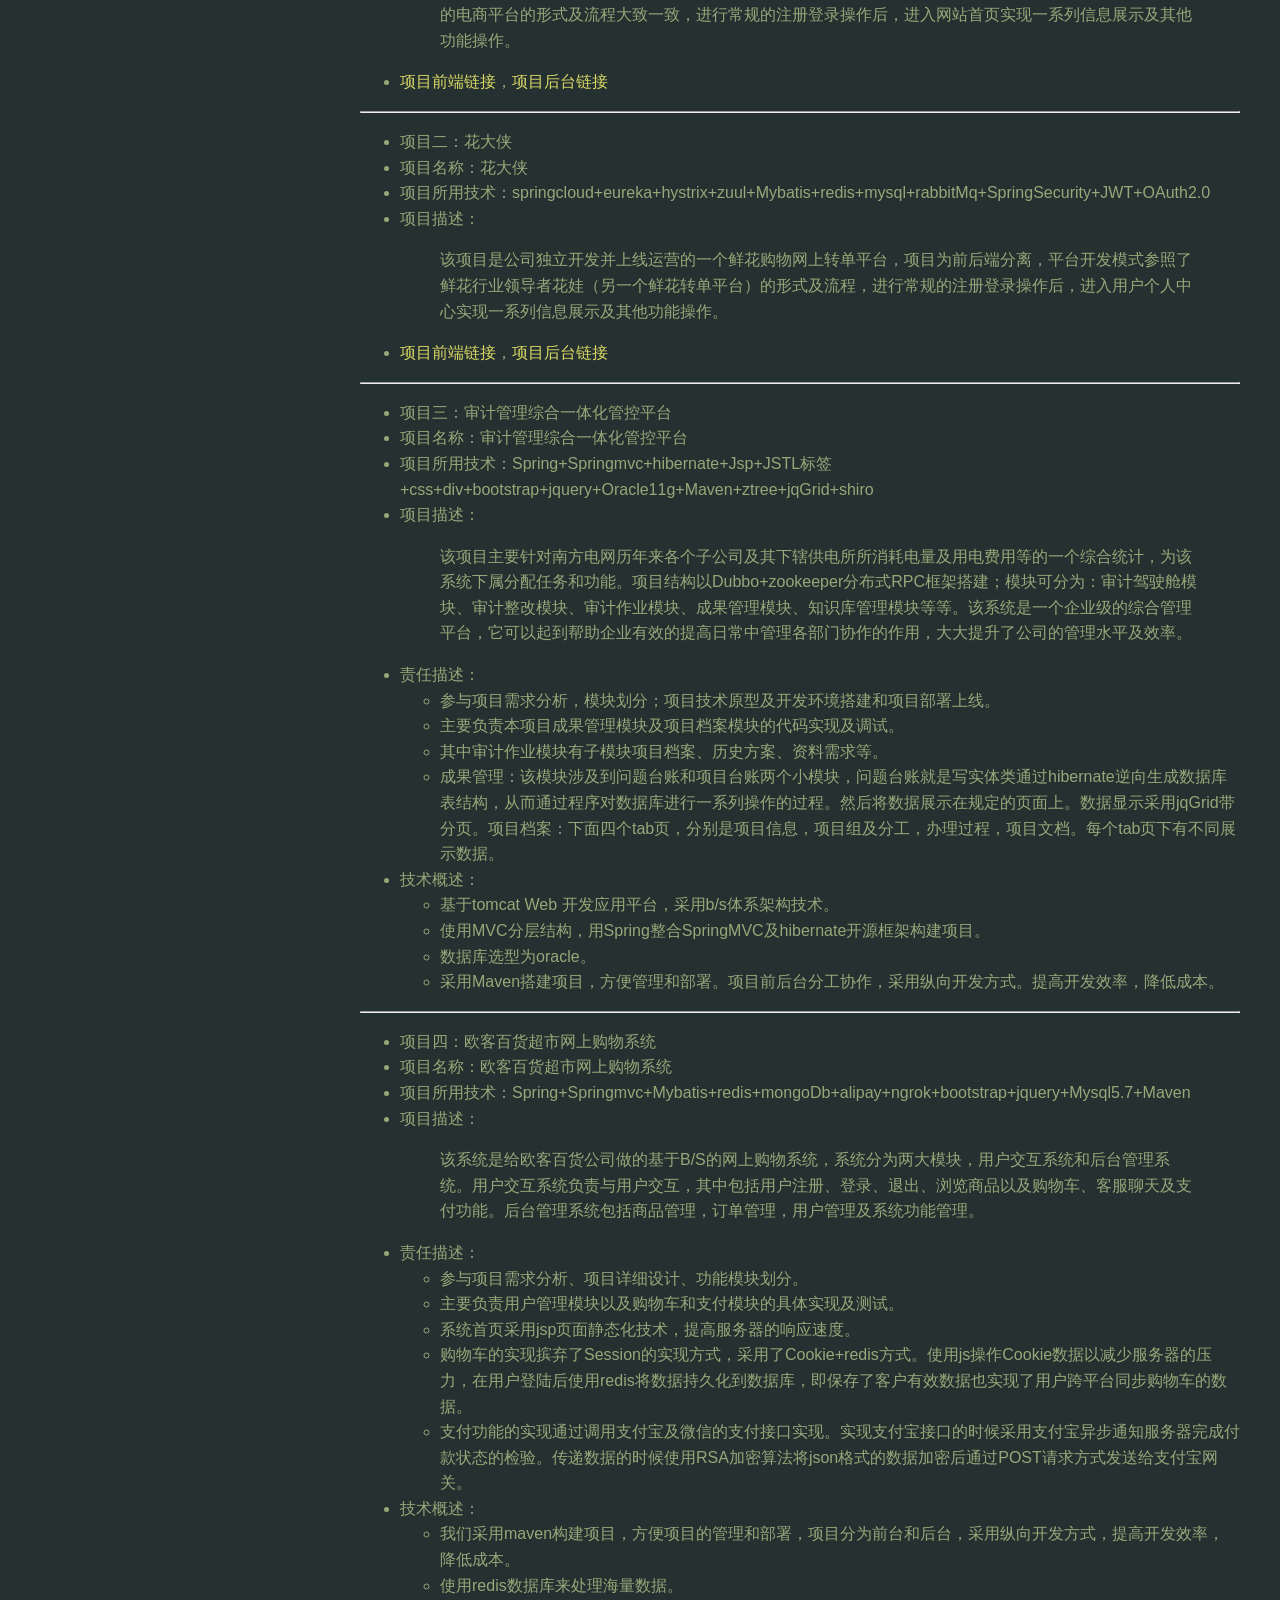
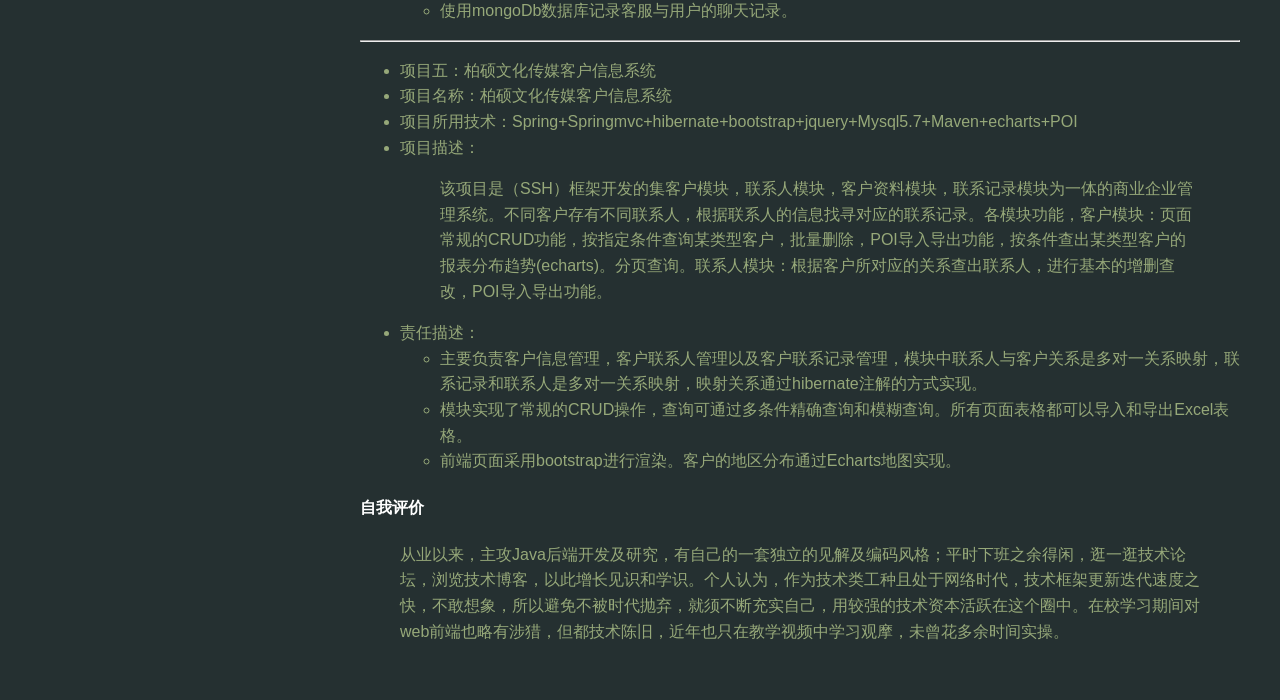
<file: post/resume/index.html>
<!doctype html>
<html lang="en-us">
  <head>
    <title>个人简历 // 我的个人博客</title>
    <meta charset="utf-8" />
    <meta name="generator" content="Hugo 0.76.5" />
    <meta name="viewport" content="width=device-width, initial-scale=1" />
    <meta name="author" content="Devotion" />
    <meta name="description" content="" />
    <link rel="stylesheet" href="https://2425691371.github.io/css/main.min.cae3238cb6e245703270e3d63a967b12dbdd3cc39bf2ade10797d474a8402f83.css" />

    
    <meta name="twitter:card" content="summary"/>
<meta name="twitter:title" content="个人简历"/>
<meta name="twitter:description" content="基本资料  求职意向  公司名称：成都九度科技有限公司 职位名称：java开发工程师 工作时间：2019/08&mdash;2020/08 工作描述：  承接销售部日常所需功能需求； 分析与讨论功能是否必须或功能具体研发点，及所要达到的功能效果； 部门内部自行讨论并设计使用何种技术框架及数据库数据模型创建等等； 功能运行过程中或网络原因或代码问题BUG修复。     专业技能  Java技能：   熟练掌握java初级知识，例如：反射，泛型及代理等技术、面向对象编程思想（oo）、面向接口编程、面向切面编程、枚举、注解、正则表达式。    JavaWeb技能：  熟练掌握javaWeb技术，包括jsp、servlet、filter、listener、cookie、session、el表达式及jstl等技术。 熟练掌握JDBC编程，且能使用BDUtil封装工具包。    Web前端技能：  熟练掌握html、css、javascript、ajax、jquery、bootstrap、echarts、jqGrid、layui。    框架技能：  熟练掌握struts2框架及其高级特性，包括拦截器，表单验证，以及struts2&#43;ajax技术，并且熟悉struts2工作流程。 熟练掌握hibernate框架，包括一对多，一对一，多对多的表关联关系及对象关系映射，延迟加载，数据缓存（一级缓存，二级缓存），HQL技术。 熟练掌握spring框架，包括IOC、AOP编程思想及声明式事务，以及ssh框架整合等。 熟练掌握springmvc,mybatis,springboot开源框架。    数据库技能：  熟练运用oracle11g,mysql5.7等关系型数据库，能够用PowerDesigner进行建表，创建表关系。使用navicat,PLSQL Developer 12开发。 其他技能： 熟练使用svn,git,maven项目开发开发管理工具。 熟练使用开发工具IntelliJ IDEA,eclipse4.4,myeclipse,spring tool suite，webstorm,PyCharm等。 学习之余用Python Django框架写过MVC；数据库表增删查改。 熟悉linux常用命令。 了解nginx负载均衡等高并发技术。 了解mongodb,redis等非关系型数据库，及数据库之间的主从集群，分布式开发存储等技术。      项目经历  项目一：花多彩 项目名称：花多彩 项目所用技术：springcloud&#43;nocas&#43;sentinel&#43;geteway&#43;Mybatis&#43;redis&#43;mysql&#43;rabbitMq&#43;SpringSecurity&#43;JWT&#43;OAuth2."/>

    <meta property="og:title" content="个人简历" />
<meta property="og:description" content="基本资料  求职意向  公司名称：成都九度科技有限公司 职位名称：java开发工程师 工作时间：2019/08&mdash;2020/08 工作描述：  承接销售部日常所需功能需求； 分析与讨论功能是否必须或功能具体研发点，及所要达到的功能效果； 部门内部自行讨论并设计使用何种技术框架及数据库数据模型创建等等； 功能运行过程中或网络原因或代码问题BUG修复。     专业技能  Java技能：   熟练掌握java初级知识，例如：反射，泛型及代理等技术、面向对象编程思想（oo）、面向接口编程、面向切面编程、枚举、注解、正则表达式。    JavaWeb技能：  熟练掌握javaWeb技术，包括jsp、servlet、filter、listener、cookie、session、el表达式及jstl等技术。 熟练掌握JDBC编程，且能使用BDUtil封装工具包。    Web前端技能：  熟练掌握html、css、javascript、ajax、jquery、bootstrap、echarts、jqGrid、layui。    框架技能：  熟练掌握struts2框架及其高级特性，包括拦截器，表单验证，以及struts2&#43;ajax技术，并且熟悉struts2工作流程。 熟练掌握hibernate框架，包括一对多，一对一，多对多的表关联关系及对象关系映射，延迟加载，数据缓存（一级缓存，二级缓存），HQL技术。 熟练掌握spring框架，包括IOC、AOP编程思想及声明式事务，以及ssh框架整合等。 熟练掌握springmvc,mybatis,springboot开源框架。    数据库技能：  熟练运用oracle11g,mysql5.7等关系型数据库，能够用PowerDesigner进行建表，创建表关系。使用navicat,PLSQL Developer 12开发。 其他技能： 熟练使用svn,git,maven项目开发开发管理工具。 熟练使用开发工具IntelliJ IDEA,eclipse4.4,myeclipse,spring tool suite，webstorm,PyCharm等。 学习之余用Python Django框架写过MVC；数据库表增删查改。 熟悉linux常用命令。 了解nginx负载均衡等高并发技术。 了解mongodb,redis等非关系型数据库，及数据库之间的主从集群，分布式开发存储等技术。      项目经历  项目一：花多彩 项目名称：花多彩 项目所用技术：springcloud&#43;nocas&#43;sentinel&#43;geteway&#43;Mybatis&#43;redis&#43;mysql&#43;rabbitMq&#43;SpringSecurity&#43;JWT&#43;OAuth2." />
<meta property="og:type" content="article" />
<meta property="og:url" content="https://2425691371.github.io/post/resume/" />
<meta property="article:published_time" content="2020-09-07T21:48:25+08:00" />
<meta property="article:modified_time" content="2020-09-07T21:48:25+08:00" />


  </head>
  <body>
    <header class="app-header">
      <a href="https://2425691371.github.io/"><img class="app-header-avatar" src="/timg.ico" alt="Devotion" /></a>
      <h1>我的个人博客</h1>
      <p>志当存高远，天高任鸟飞。</p>
      <div class="app-header-social">
        
          <a target="_blank" href="https://github.com/2425691371/" rel="noreferrer noopener"><svg xmlns="http://www.w3.org/2000/svg" width="24" height="24" viewBox="0 0 24 24" fill="none" stroke="currentColor" stroke-width="2" stroke-linecap="round" stroke-linejoin="round" class="icon icon-github">
  <title>github</title>
  <path d="M9 19c-5 1.5-5-2.5-7-3m14 6v-3.87a3.37 3.37 0 0 0-.94-2.61c3.14-.35 6.44-1.54 6.44-7A5.44 5.44 0 0 0 20 4.77 5.07 5.07 0 0 0 19.91 1S18.73.65 16 2.48a13.38 13.38 0 0 0-7 0C6.27.65 5.09 1 5.09 1A5.07 5.07 0 0 0 5 4.77a5.44 5.44 0 0 0-1.5 3.78c0 5.42 3.3 6.61 6.44 7A3.37 3.37 0 0 0 9 18.13V22"></path>
</svg></a>
        
          <a target="_blank" href="https://twitter/2425691371/" rel="noreferrer noopener"><svg xmlns="http://www.w3.org/2000/svg" width="24" height="24" viewBox="0 0 24 24" fill="none" stroke="currentColor" stroke-width="2" stroke-linecap="round" stroke-linejoin="round" class="icon icon-twitter">
  <title>twitter</title>
  <path d="M23 3a10.9 10.9 0 0 1-3.14 1.53 4.48 4.48 0 0 0-7.86 3v1A10.66 10.66 0 0 1 3 4s-4 9 5 13a11.64 11.64 0 0 1-7 2c9 5 20 0 20-11.5a4.5 4.5 0 0 0-.08-.83A7.72 7.72 0 0 0 23 3z"></path>
</svg></a>
        
          <a target="_blank" href="https://facebook/2425691371/" rel="noreferrer noopener"><svg xmlns="http://www.w3.org/2000/svg" width="24" height="24" viewBox="0 0 24 24" fill="none" stroke="currentColor" stroke-width="2" stroke-linecap="round" stroke-linejoin="round" class="icon icon-facebook">
  <title>facebook</title>
  <path d="M18 2h-3a5 5 0 0 0-5 5v3H7v4h3v8h4v-8h3l1-4h-4V7a1 1 0 0 1 1-1h3z"></path>
</svg></a>
        
      </div>
    </header>
	
	
	<main class="app-container">
      
  <article class="post">
    <header class="post-header">
      <h1 class ="post-title">个人简历</h1>
      <div class="post-meta">
        <div>
          <svg xmlns="http://www.w3.org/2000/svg" width="24" height="24" viewBox="0 0 24 24" fill="none" stroke="currentColor" stroke-width="2" stroke-linecap="round" stroke-linejoin="round" class="icon icon-calendar">
  <title>calendar</title>
  <rect x="3" y="4" width="18" height="18" rx="2" ry="2"></rect><line x1="16" y1="2" x2="16" y2="6"></line><line x1="8" y1="2" x2="8" y2="6"></line><line x1="3" y1="10" x2="21" y2="10"></line>
</svg>
          Sep 7, 2020
        </div>
        <div>
          <svg xmlns="http://www.w3.org/2000/svg" width="24" height="24" viewBox="0 0 24 24" fill="none" stroke="currentColor" stroke-width="2" stroke-linecap="round" stroke-linejoin="round" class="icon icon-clock">
  <title>clock</title>
  <circle cx="12" cy="12" r="10"></circle><polyline points="12 6 12 12 16 14"></polyline>
</svg>
          1 min read
        </div></div>
    </header>
    <div class="post-content">
      <h4 id="基本资料">基本资料</h4>
<!-- raw HTML omitted -->
<hr>
<h4 id="求职意向">求职意向</h4>
<!-- raw HTML omitted -->
<ul>
<li>公司名称：成都九度科技有限公司</li>
<li>职位名称：java开发工程师</li>
<li>工作时间：2019/08&mdash;2020/08</li>
<li>工作描述：
<ul>
<li>承接销售部日常所需功能需求；</li>
<li>分析与讨论功能是否必须或功能具体研发点，及所要达到的功能效果；</li>
<li>部门内部自行讨论并设计使用何种技术框架及数据库数据模型创建等等；</li>
<li>功能运行过程中或网络原因或代码问题BUG修复。</li>
</ul>
</li>
</ul>
<hr>
<h4 id="专业技能">专业技能</h4>
<ul>
<li>Java技能：
<blockquote>
<ol>
<li>熟练掌握java初级知识，例如：反射，泛型及代理等技术、面向对象编程思想（oo）、面向接口编程、面向切面编程、枚举、注解、正则表达式。</li>
</ol>
</blockquote>
</li>
<li>JavaWeb技能：
<blockquote>
<ol start="2">
<li>熟练掌握javaWeb技术，包括jsp、servlet、filter、listener、cookie、session、el表达式及jstl等技术。</li>
<li>熟练掌握JDBC编程，且能使用BDUtil封装工具包。</li>
</ol>
</blockquote>
</li>
<li>Web前端技能：
<blockquote>
<ol start="4">
<li>熟练掌握html、css、javascript、ajax、jquery、bootstrap、echarts、jqGrid、layui。</li>
</ol>
</blockquote>
</li>
<li>框架技能：
<blockquote>
<ol start="5">
<li>熟练掌握struts2框架及其高级特性，包括拦截器，表单验证，以及struts2+ajax技术，并且熟悉struts2工作流程。</li>
<li>熟练掌握hibernate框架，包括一对多，一对一，多对多的表关联关系及对象关系映射，延迟加载，数据缓存（一级缓存，二级缓存），HQL技术。</li>
<li>熟练掌握spring框架，包括IOC、AOP编程思想及声明式事务，以及ssh框架整合等。</li>
<li>熟练掌握springmvc,mybatis,springboot开源框架。</li>
</ol>
</blockquote>
</li>
<li>数据库技能：
<blockquote>
<ol start="9">
<li>熟练运用oracle11g,mysql5.7等关系型数据库，能够用PowerDesigner进行建表，创建表关系。使用navicat,PLSQL Developer 12开发。
其他技能：</li>
<li>熟练使用svn,git,maven项目开发开发管理工具。</li>
<li>熟练使用开发工具IntelliJ IDEA,eclipse4.4,myeclipse,spring tool suite，webstorm,PyCharm等。</li>
<li>学习之余用Python Django框架写过MVC；数据库表增删查改。</li>
<li>熟悉linux常用命令。</li>
<li>了解nginx负载均衡等高并发技术。</li>
<li>了解mongodb,redis等非关系型数据库，及数据库之间的主从集群，分布式开发存储等技术。</li>
</ol>
</blockquote>
</li>
</ul>
<hr>
<h4 id="项目经历">项目经历</h4>
<ul>
<li>项目一：花多彩</li>
<li>项目名称：花多彩</li>
<li>项目所用技术：springcloud+nocas+sentinel+geteway+Mybatis+redis+mysql+rabbitMq+SpringSecurity+JWT+OAuth2.0</li>
<li>项目描述：
<blockquote>
<p>该项目是公司独立开发并上线运营的一个鲜花购物网上平台，项目为前后端分离，平台开发模式与市场看到的电商平台的形式及流程大致一致，进行常规的注册登录操作后，进入网站首页实现一系列信息展示及其他功能操作。</p>
</blockquote>
</li>
<li><a href="http://www.huaduocai.net">项目前端链接</a>，<a href="http://test.admin.huaduocai.net">项目后台链接</a></li>
</ul>
<hr>
<ul>
<li>项目二：花大侠</li>
<li>项目名称：花大侠</li>
<li>项目所用技术：springcloud+eureka+hystrix+zuul+Mybatis+redis+mysql+rabbitMq+SpringSecurity+JWT+OAuth2.0</li>
<li>项目描述：
<blockquote>
<p>该项目是公司独立开发并上线运营的一个鲜花购物网上转单平台，项目为前后端分离，平台开发模式参照了鲜花行业领导者花娃（另一个鲜花转单平台）的形式及流程，进行常规的注册登录操作后，进入用户个人中心实现一系列信息展示及其他功能操作。</p>
</blockquote>
</li>
<li><a href="http://www.huadaxia.net">项目前端链接</a>，<a href="http://test.admin.huadaxia.net">项目后台链接</a></li>
</ul>
<hr>
<ul>
<li>项目三：审计管理综合一体化管控平台</li>
<li>项目名称：审计管理综合一体化管控平台</li>
<li>项目所用技术：Spring+Springmvc+hibernate+Jsp+JSTL标签+css+div+bootstrap+jquery+Oracle11g+Maven+ztree+jqGrid+shiro</li>
<li>项目描述：
<blockquote>
<p>该项目主要针对南方电网历年来各个子公司及其下辖供电所所消耗电量及用电费用等的一个综合统计，为该系统下属分配任务和功能。项目结构以Dubbo+zookeeper分布式RPC框架搭建；模块可分为：审计驾驶舱模块、审计整改模块、审计作业模块、成果管理模块、知识库管理模块等等。该系统是一个企业级的综合管理平台，它可以起到帮助企业有效的提高日常中管理各部门协作的作用，大大提升了公司的管理水平及效率。</p>
</blockquote>
</li>
<li>责任描述：
<ul>
<li>参与项目需求分析，模块划分；项目技术原型及开发环境搭建和项目部署上线。</li>
<li>主要负责本项目成果管理模块及项目档案模块的代码实现及调试。</li>
<li>其中审计作业模块有子模块项目档案、历史方案、资料需求等。</li>
<li>成果管理：该模块涉及到问题台账和项目台账两个小模块，问题台账就是写实体类通过hibernate逆向生成数据库表结构，从而通过程序对数据库进行一系列操作的过程。然后将数据展示在规定的页面上。数据显示采用jqGrid带分页。项目档案：下面四个tab页，分别是项目信息，项目组及分工，办理过程，项目文档。每个tab页下有不同展示数据。</li>
</ul>
</li>
<li>技术概述：
<ul>
<li>基于tomcat Web 开发应用平台，采用b/s体系架构技术。</li>
<li>使用MVC分层结构，用Spring整合SpringMVC及hibernate开源框架构建项目。</li>
<li>数据库选型为oracle。</li>
<li>采用Maven搭建项目，方便管理和部署。项目前后台分工协作，采用纵向开发方式。提高开发效率，降低成本。</li>
</ul>
</li>
</ul>
<hr>
<ul>
<li>项目四：欧客百货超市网上购物系统</li>
<li>项目名称：欧客百货超市网上购物系统</li>
<li>项目所用技术：Spring+Springmvc+Mybatis+redis+mongoDb+alipay+ngrok+bootstrap+jquery+Mysql5.7+Maven</li>
<li>项目描述：
<blockquote>
<p>该系统是给欧客百货公司做的基于B/S的网上购物系统，系统分为两大模块，用户交互系统和后台管理系统。用户交互系统负责与用户交互，其中包括用户注册、登录、退出、浏览商品以及购物车、客服聊天及支付功能。后台管理系统包括商品管理，订单管理，用户管理及系统功能管理。</p>
</blockquote>
</li>
<li>责任描述：
<ul>
<li>参与项目需求分析、项目详细设计、功能模块划分。</li>
<li>主要负责用户管理模块以及购物车和支付模块的具体实现及测试。</li>
<li>系统首页采用jsp页面静态化技术，提高服务器的响应速度。</li>
<li>购物车的实现摈弃了Session的实现方式，采用了Cookie+redis方式。使用js操作Cookie数据以减少服务器的压力，在用户登陆后使用redis将数据持久化到数据库，即保存了客户有效数据也实现了用户跨平台同步购物车的数据。</li>
<li>支付功能的实现通过调用支付宝及微信的支付接口实现。实现支付宝接口的时候采用支付宝异步通知服务器完成付款状态的检验。传递数据的时候使用RSA加密算法将json格式的数据加密后通过POST请求方式发送给支付宝网关。</li>
</ul>
</li>
<li>技术概述：
<ul>
<li>我们采用maven构建项目，方便项目的管理和部署，项目分为前台和后台，采用纵向开发方式，提高开发效率，降低成本。</li>
<li>使用redis数据库来处理海量数据。</li>
<li>使用mongoDb数据库记录客服与用户的聊天记录。</li>
</ul>
</li>
</ul>
<hr>
<ul>
<li>项目五：柏硕文化传媒客户信息系统</li>
<li>项目名称：柏硕文化传媒客户信息系统</li>
<li>项目所用技术：Spring+Springmvc+hibernate+bootstrap+jquery+Mysql5.7+Maven+echarts+POI</li>
<li>项目描述：
<blockquote>
<p>该项目是（SSH）框架开发的集客户模块，联系人模块，客户资料模块，联系记录模块为一体的商业企业管理系统。不同客户存有不同联系人，根据联系人的信息找寻对应的联系记录。各模块功能，客户模块：页面常规的CRUD功能，按指定条件查询某类型客户，批量删除，POI导入导出功能，按条件查出某类型客户的报表分布趋势(echarts)。分页查询。联系人模块：根据客户所对应的关系查出联系人，进行基本的增删查改，POI导入导出功能。</p>
</blockquote>
</li>
<li>责任描述：
<ul>
<li>主要负责客户信息管理，客户联系人管理以及客户联系记录管理，模块中联系人与客户关系是多对一关系映射，联系记录和联系人是多对一关系映射，映射关系通过hibernate注解的方式实现。</li>
<li>模块实现了常规的CRUD操作，查询可通过多条件精确查询和模糊查询。所有页面表格都可以导入和导出Excel表格。</li>
<li>前端页面采用bootstrap进行渲染。客户的地区分布通过Echarts地图实现。</li>
</ul>
</li>
</ul>
<h4 id="自我评价">自我评价</h4>
<blockquote>
<p>从业以来，主攻Java后端开发及研究，有自己的一套独立的见解及编码风格；平时下班之余得闲，逛一逛技术论坛，浏览技术博客，以此增长见识和学识。个人认为，作为技术类工种且处于网络时代，技术框架更新迭代速度之快，不敢想象，所以避免不被时代抛弃，就须不断充实自己，用较强的技术资本活跃在这个圈中。在校学习期间对web前端也略有涉猎，但都技术陈旧，近年也只在教学视频中学习观摩，未曾花多余时间实操。</p>
</blockquote>

    </div>
    <div class="post-footer">
      
    </div>
  </article>

    </main>
  </body>
</html>
</file>
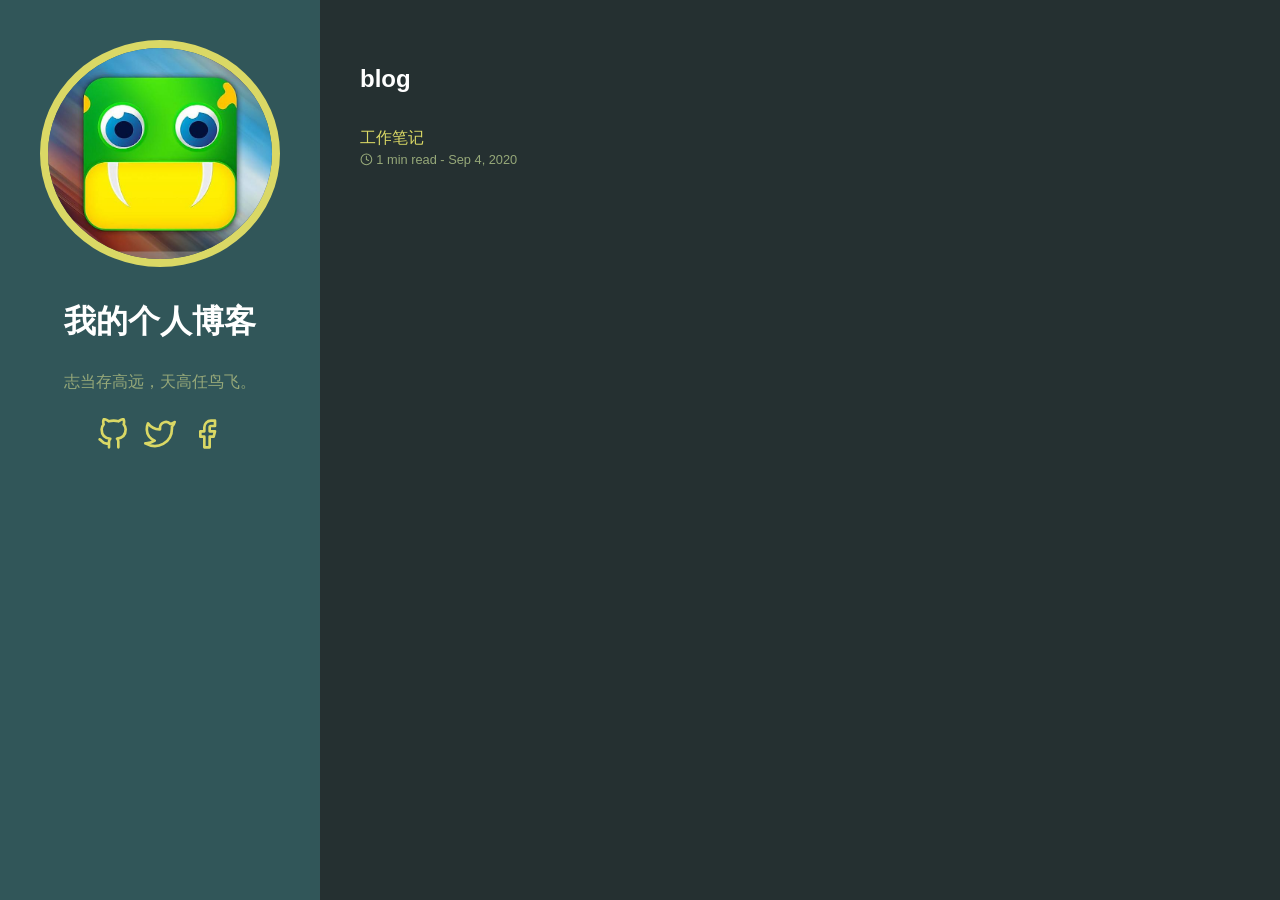
<file: tags/blog/index.html>
<!doctype html>
<html lang="en-us">
  <head>
    <title>blog // 我的个人博客</title>
    <meta charset="utf-8" />
    <meta name="generator" content="Hugo 0.76.5" />
    <meta name="viewport" content="width=device-width, initial-scale=1" />
    <meta name="author" content="Devotion" />
    <meta name="description" content="" />
    <link rel="stylesheet" href="https://2425691371.github.io/css/main.min.cae3238cb6e245703270e3d63a967b12dbdd3cc39bf2ade10797d474a8402f83.css" />

    
    <meta name="twitter:card" content="summary"/>
<meta name="twitter:title" content="blog"/>
<meta name="twitter:description" content="志当存高远，天高任鸟飞。"/>

    <meta property="og:title" content="blog" />
<meta property="og:description" content="志当存高远，天高任鸟飞。" />
<meta property="og:type" content="website" />
<meta property="og:url" content="https://2425691371.github.io/tags/blog/" />
<meta property="og:updated_time" content="2020-09-04T17:30:13+08:00" />


  </head>
  <body>
    <header class="app-header">
      <a href="https://2425691371.github.io/"><img class="app-header-avatar" src="/timg.ico" alt="Devotion" /></a>
      <h1>我的个人博客</h1>
      <p>志当存高远，天高任鸟飞。</p>
      <div class="app-header-social">
        
          <a target="_blank" href="https://github.com/2425691371/" rel="noreferrer noopener"><svg xmlns="http://www.w3.org/2000/svg" width="24" height="24" viewBox="0 0 24 24" fill="none" stroke="currentColor" stroke-width="2" stroke-linecap="round" stroke-linejoin="round" class="icon icon-github">
  <title>github</title>
  <path d="M9 19c-5 1.5-5-2.5-7-3m14 6v-3.87a3.37 3.37 0 0 0-.94-2.61c3.14-.35 6.44-1.54 6.44-7A5.44 5.44 0 0 0 20 4.77 5.07 5.07 0 0 0 19.91 1S18.73.65 16 2.48a13.38 13.38 0 0 0-7 0C6.27.65 5.09 1 5.09 1A5.07 5.07 0 0 0 5 4.77a5.44 5.44 0 0 0-1.5 3.78c0 5.42 3.3 6.61 6.44 7A3.37 3.37 0 0 0 9 18.13V22"></path>
</svg></a>
        
          <a target="_blank" href="https://twitter/2425691371/" rel="noreferrer noopener"><svg xmlns="http://www.w3.org/2000/svg" width="24" height="24" viewBox="0 0 24 24" fill="none" stroke="currentColor" stroke-width="2" stroke-linecap="round" stroke-linejoin="round" class="icon icon-twitter">
  <title>twitter</title>
  <path d="M23 3a10.9 10.9 0 0 1-3.14 1.53 4.48 4.48 0 0 0-7.86 3v1A10.66 10.66 0 0 1 3 4s-4 9 5 13a11.64 11.64 0 0 1-7 2c9 5 20 0 20-11.5a4.5 4.5 0 0 0-.08-.83A7.72 7.72 0 0 0 23 3z"></path>
</svg></a>
        
          <a target="_blank" href="https://facebook/2425691371/" rel="noreferrer noopener"><svg xmlns="http://www.w3.org/2000/svg" width="24" height="24" viewBox="0 0 24 24" fill="none" stroke="currentColor" stroke-width="2" stroke-linecap="round" stroke-linejoin="round" class="icon icon-facebook">
  <title>facebook</title>
  <path d="M18 2h-3a5 5 0 0 0-5 5v3H7v4h3v8h4v-8h3l1-4h-4V7a1 1 0 0 1 1-1h3z"></path>
</svg></a>
        
      </div>
    </header>
	
	
	<main class="app-container">
      
  <article>
    <h1>blog</h1>
    <ul class="posts-list">
      
        <li class="posts-list-item">
          <a class="posts-list-item-title" href="https://2425691371.github.io/post/blog/">工作笔记</a>
          <span class="posts-list-item-description">
            <svg xmlns="http://www.w3.org/2000/svg" width="24" height="24" viewBox="0 0 24 24" fill="none" stroke="currentColor" stroke-width="2" stroke-linecap="round" stroke-linejoin="round" class="icon icon-clock">
  <title>clock</title>
  <circle cx="12" cy="12" r="10"></circle><polyline points="12 6 12 12 16 14"></polyline>
</svg> 1 min read -
            Sep 4, 2020
          </span>
        </li>
      
    </ul>
    



  </article>

    </main>
  </body>
</html>
</file>
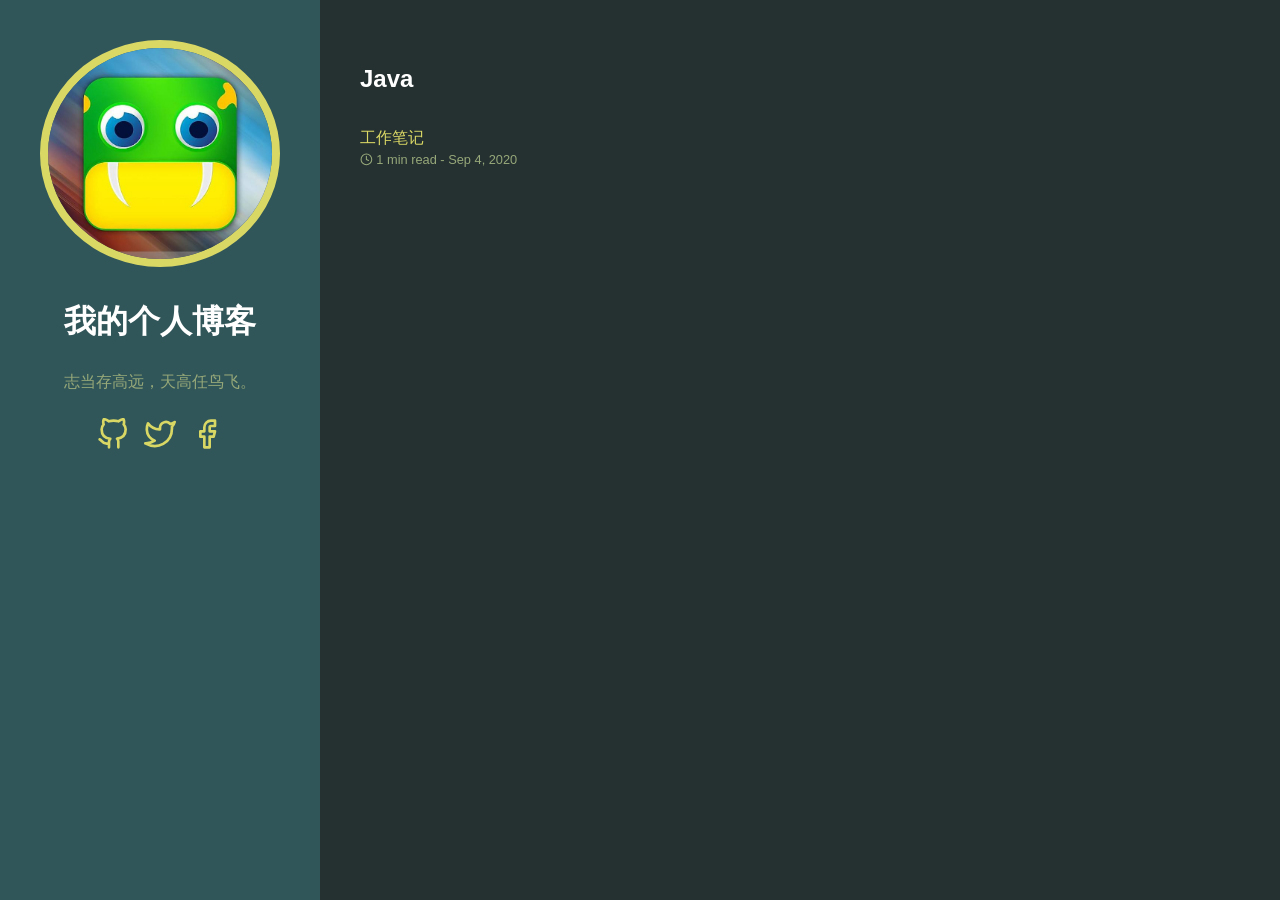
<file: tags/java/index.html>
<!doctype html>
<html lang="en-us">
  <head>
    <title>Java // 我的个人博客</title>
    <meta charset="utf-8" />
    <meta name="generator" content="Hugo 0.76.5" />
    <meta name="viewport" content="width=device-width, initial-scale=1" />
    <meta name="author" content="Devotion" />
    <meta name="description" content="" />
    <link rel="stylesheet" href="https://2425691371.github.io/css/main.min.cae3238cb6e245703270e3d63a967b12dbdd3cc39bf2ade10797d474a8402f83.css" />

    
    <meta name="twitter:card" content="summary"/>
<meta name="twitter:title" content="Java"/>
<meta name="twitter:description" content="志当存高远，天高任鸟飞。"/>

    <meta property="og:title" content="Java" />
<meta property="og:description" content="志当存高远，天高任鸟飞。" />
<meta property="og:type" content="website" />
<meta property="og:url" content="https://2425691371.github.io/tags/java/" />
<meta property="og:updated_time" content="2020-09-04T17:30:13+08:00" />


  </head>
  <body>
    <header class="app-header">
      <a href="https://2425691371.github.io/"><img class="app-header-avatar" src="/timg.ico" alt="Devotion" /></a>
      <h1>我的个人博客</h1>
      <p>志当存高远，天高任鸟飞。</p>
      <div class="app-header-social">
        
          <a target="_blank" href="https://github.com/2425691371/" rel="noreferrer noopener"><svg xmlns="http://www.w3.org/2000/svg" width="24" height="24" viewBox="0 0 24 24" fill="none" stroke="currentColor" stroke-width="2" stroke-linecap="round" stroke-linejoin="round" class="icon icon-github">
  <title>github</title>
  <path d="M9 19c-5 1.5-5-2.5-7-3m14 6v-3.87a3.37 3.37 0 0 0-.94-2.61c3.14-.35 6.44-1.54 6.44-7A5.44 5.44 0 0 0 20 4.77 5.07 5.07 0 0 0 19.91 1S18.73.65 16 2.48a13.38 13.38 0 0 0-7 0C6.27.65 5.09 1 5.09 1A5.07 5.07 0 0 0 5 4.77a5.44 5.44 0 0 0-1.5 3.78c0 5.42 3.3 6.61 6.44 7A3.37 3.37 0 0 0 9 18.13V22"></path>
</svg></a>
        
          <a target="_blank" href="https://twitter/2425691371/" rel="noreferrer noopener"><svg xmlns="http://www.w3.org/2000/svg" width="24" height="24" viewBox="0 0 24 24" fill="none" stroke="currentColor" stroke-width="2" stroke-linecap="round" stroke-linejoin="round" class="icon icon-twitter">
  <title>twitter</title>
  <path d="M23 3a10.9 10.9 0 0 1-3.14 1.53 4.48 4.48 0 0 0-7.86 3v1A10.66 10.66 0 0 1 3 4s-4 9 5 13a11.64 11.64 0 0 1-7 2c9 5 20 0 20-11.5a4.5 4.5 0 0 0-.08-.83A7.72 7.72 0 0 0 23 3z"></path>
</svg></a>
        
          <a target="_blank" href="https://facebook/2425691371/" rel="noreferrer noopener"><svg xmlns="http://www.w3.org/2000/svg" width="24" height="24" viewBox="0 0 24 24" fill="none" stroke="currentColor" stroke-width="2" stroke-linecap="round" stroke-linejoin="round" class="icon icon-facebook">
  <title>facebook</title>
  <path d="M18 2h-3a5 5 0 0 0-5 5v3H7v4h3v8h4v-8h3l1-4h-4V7a1 1 0 0 1 1-1h3z"></path>
</svg></a>
        
      </div>
    </header>
	
	
	<main class="app-container">
      
  <article>
    <h1>Java</h1>
    <ul class="posts-list">
      
        <li class="posts-list-item">
          <a class="posts-list-item-title" href="https://2425691371.github.io/post/blog/">工作笔记</a>
          <span class="posts-list-item-description">
            <svg xmlns="http://www.w3.org/2000/svg" width="24" height="24" viewBox="0 0 24 24" fill="none" stroke="currentColor" stroke-width="2" stroke-linecap="round" stroke-linejoin="round" class="icon icon-clock">
  <title>clock</title>
  <circle cx="12" cy="12" r="10"></circle><polyline points="12 6 12 12 16 14"></polyline>
</svg> 1 min read -
            Sep 4, 2020
          </span>
        </li>
      
    </ul>
    



  </article>

    </main>
  </body>
</html>
</file>
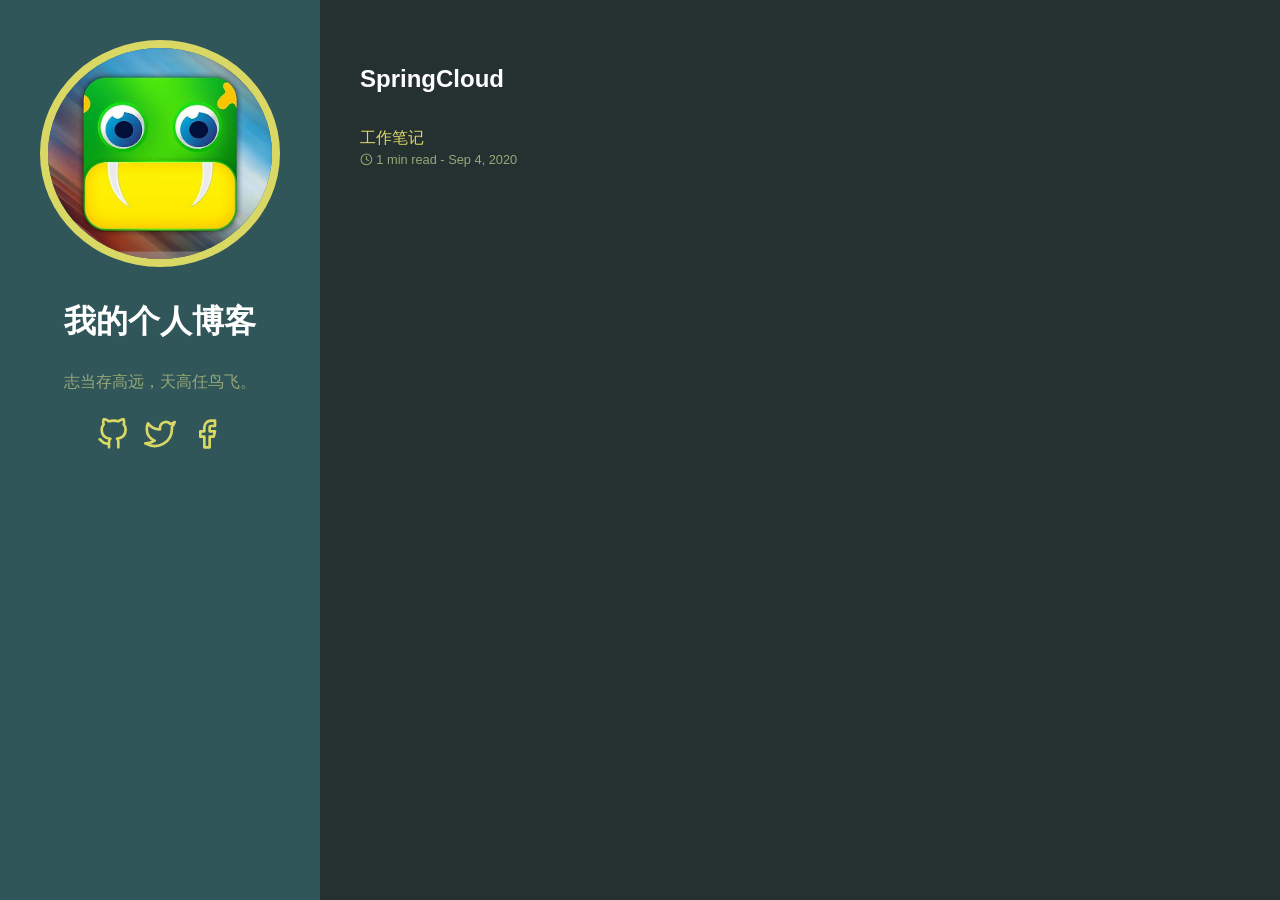
<file: tags/springcloud/index.html>
<!doctype html>
<html lang="en-us">
  <head>
    <title>SpringCloud // 我的个人博客</title>
    <meta charset="utf-8" />
    <meta name="generator" content="Hugo 0.76.5" />
    <meta name="viewport" content="width=device-width, initial-scale=1" />
    <meta name="author" content="Devotion" />
    <meta name="description" content="" />
    <link rel="stylesheet" href="https://2425691371.github.io/css/main.min.cae3238cb6e245703270e3d63a967b12dbdd3cc39bf2ade10797d474a8402f83.css" />

    
    <meta name="twitter:card" content="summary"/>
<meta name="twitter:title" content="SpringCloud"/>
<meta name="twitter:description" content="志当存高远，天高任鸟飞。"/>

    <meta property="og:title" content="SpringCloud" />
<meta property="og:description" content="志当存高远，天高任鸟飞。" />
<meta property="og:type" content="website" />
<meta property="og:url" content="https://2425691371.github.io/tags/springcloud/" />
<meta property="og:updated_time" content="2020-09-04T17:30:13+08:00" />


  </head>
  <body>
    <header class="app-header">
      <a href="https://2425691371.github.io/"><img class="app-header-avatar" src="/timg.ico" alt="Devotion" /></a>
      <h1>我的个人博客</h1>
      <p>志当存高远，天高任鸟飞。</p>
      <div class="app-header-social">
        
          <a target="_blank" href="https://github.com/2425691371/" rel="noreferrer noopener"><svg xmlns="http://www.w3.org/2000/svg" width="24" height="24" viewBox="0 0 24 24" fill="none" stroke="currentColor" stroke-width="2" stroke-linecap="round" stroke-linejoin="round" class="icon icon-github">
  <title>github</title>
  <path d="M9 19c-5 1.5-5-2.5-7-3m14 6v-3.87a3.37 3.37 0 0 0-.94-2.61c3.14-.35 6.44-1.54 6.44-7A5.44 5.44 0 0 0 20 4.77 5.07 5.07 0 0 0 19.91 1S18.73.65 16 2.48a13.38 13.38 0 0 0-7 0C6.27.65 5.09 1 5.09 1A5.07 5.07 0 0 0 5 4.77a5.44 5.44 0 0 0-1.5 3.78c0 5.42 3.3 6.61 6.44 7A3.37 3.37 0 0 0 9 18.13V22"></path>
</svg></a>
        
          <a target="_blank" href="https://twitter/2425691371/" rel="noreferrer noopener"><svg xmlns="http://www.w3.org/2000/svg" width="24" height="24" viewBox="0 0 24 24" fill="none" stroke="currentColor" stroke-width="2" stroke-linecap="round" stroke-linejoin="round" class="icon icon-twitter">
  <title>twitter</title>
  <path d="M23 3a10.9 10.9 0 0 1-3.14 1.53 4.48 4.48 0 0 0-7.86 3v1A10.66 10.66 0 0 1 3 4s-4 9 5 13a11.64 11.64 0 0 1-7 2c9 5 20 0 20-11.5a4.5 4.5 0 0 0-.08-.83A7.72 7.72 0 0 0 23 3z"></path>
</svg></a>
        
          <a target="_blank" href="https://facebook/2425691371/" rel="noreferrer noopener"><svg xmlns="http://www.w3.org/2000/svg" width="24" height="24" viewBox="0 0 24 24" fill="none" stroke="currentColor" stroke-width="2" stroke-linecap="round" stroke-linejoin="round" class="icon icon-facebook">
  <title>facebook</title>
  <path d="M18 2h-3a5 5 0 0 0-5 5v3H7v4h3v8h4v-8h3l1-4h-4V7a1 1 0 0 1 1-1h3z"></path>
</svg></a>
        
      </div>
    </header>
	
	
	<main class="app-container">
      
  <article>
    <h1>SpringCloud</h1>
    <ul class="posts-list">
      
        <li class="posts-list-item">
          <a class="posts-list-item-title" href="https://2425691371.github.io/post/blog/">工作笔记</a>
          <span class="posts-list-item-description">
            <svg xmlns="http://www.w3.org/2000/svg" width="24" height="24" viewBox="0 0 24 24" fill="none" stroke="currentColor" stroke-width="2" stroke-linecap="round" stroke-linejoin="round" class="icon icon-clock">
  <title>clock</title>
  <circle cx="12" cy="12" r="10"></circle><polyline points="12 6 12 12 16 14"></polyline>
</svg> 1 min read -
            Sep 4, 2020
          </span>
        </li>
      
    </ul>
    



  </article>

    </main>
  </body>
</html>
</file>
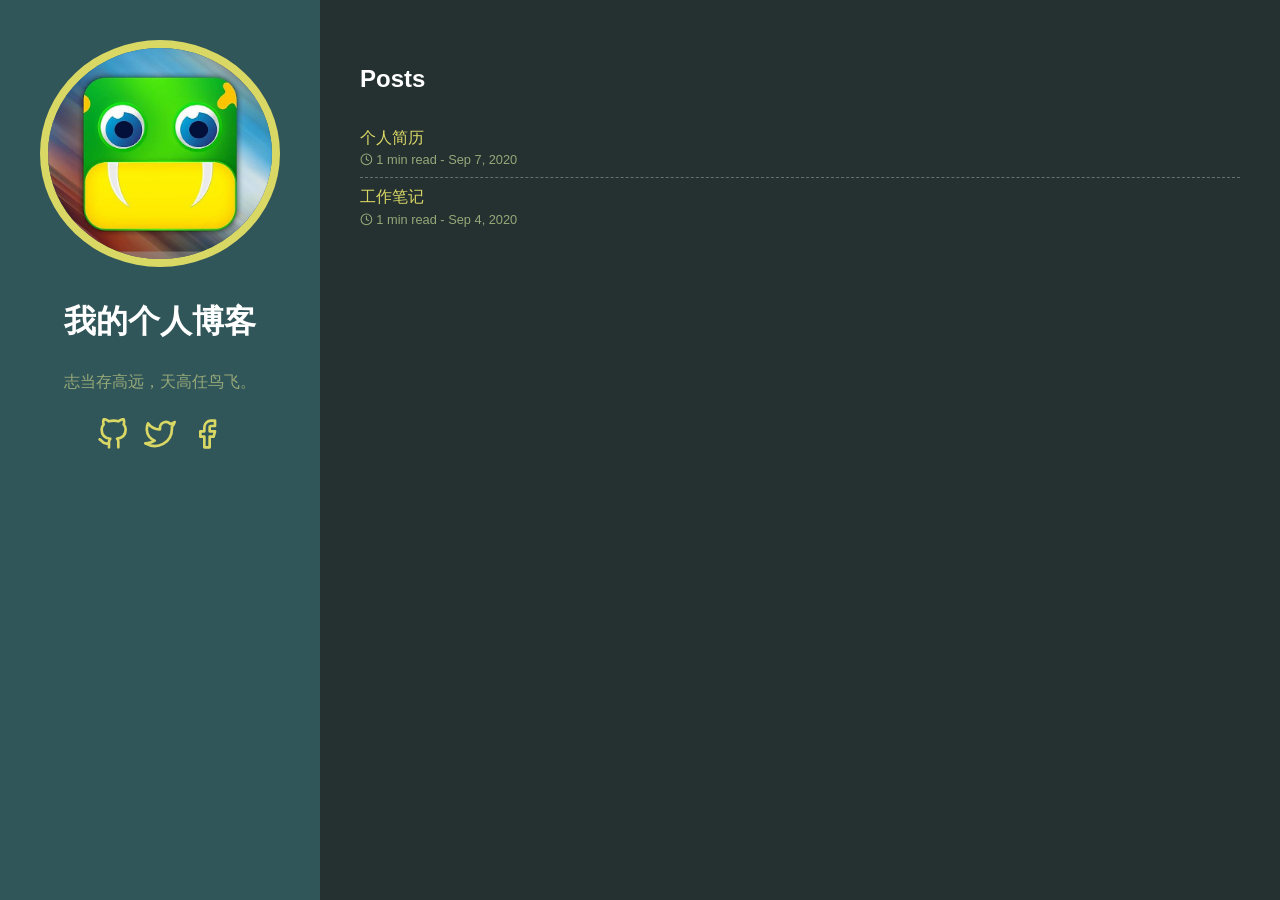
<file: post/page/1/index.html>
<!DOCTYPE html><html><head><title>https://2425691371.github.io/post/</title><link rel="canonical" href="https://2425691371.github.io/post/"/><meta name="robots" content="noindex"><meta charset="utf-8" /><meta http-equiv="refresh" content="0; url=https://2425691371.github.io/post/" /></head></html>
</file>
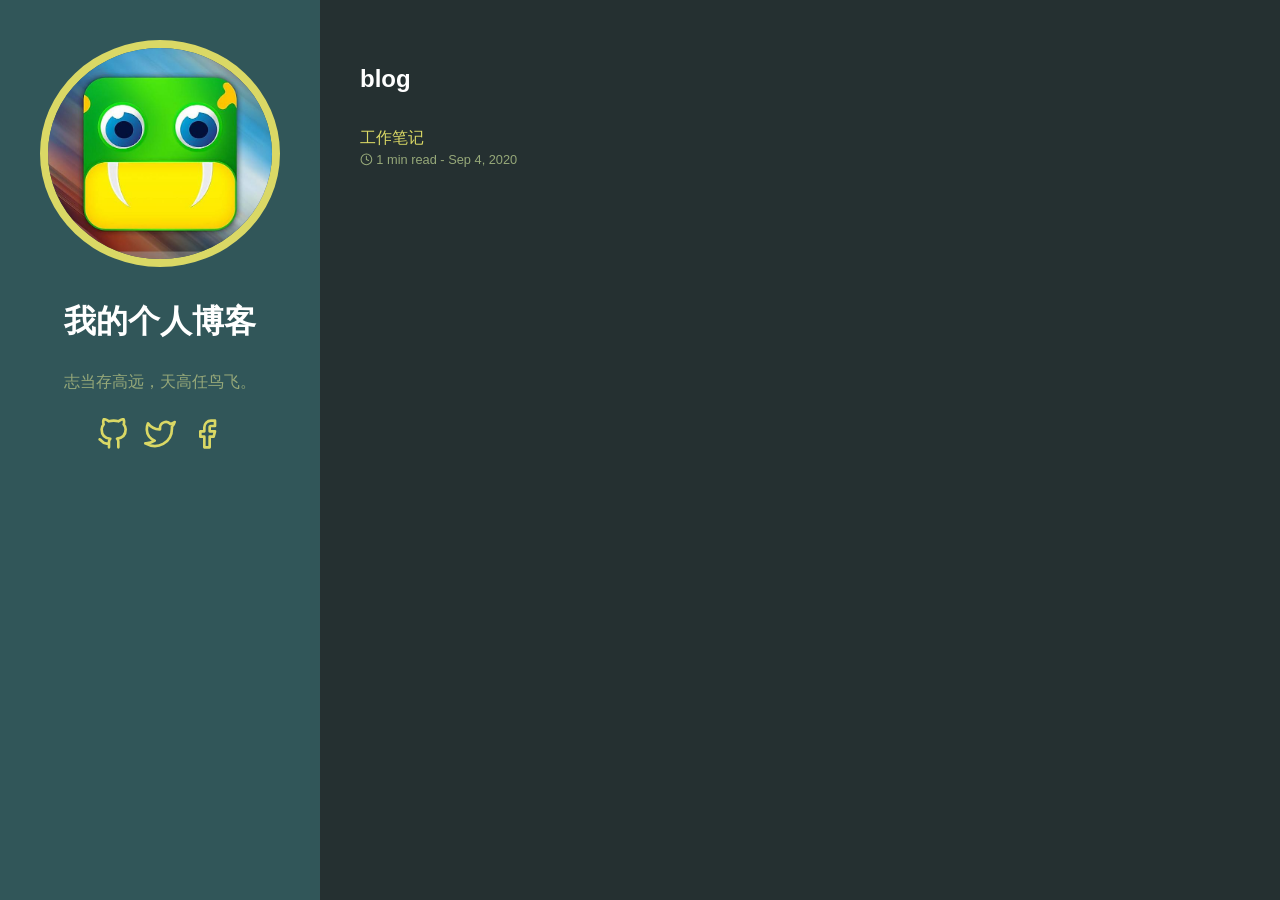
<file: tags/blog/page/1/index.html>
<!DOCTYPE html><html><head><title>https://2425691371.github.io/tags/blog/</title><link rel="canonical" href="https://2425691371.github.io/tags/blog/"/><meta name="robots" content="noindex"><meta charset="utf-8" /><meta http-equiv="refresh" content="0; url=https://2425691371.github.io/tags/blog/" /></head></html>
</file>
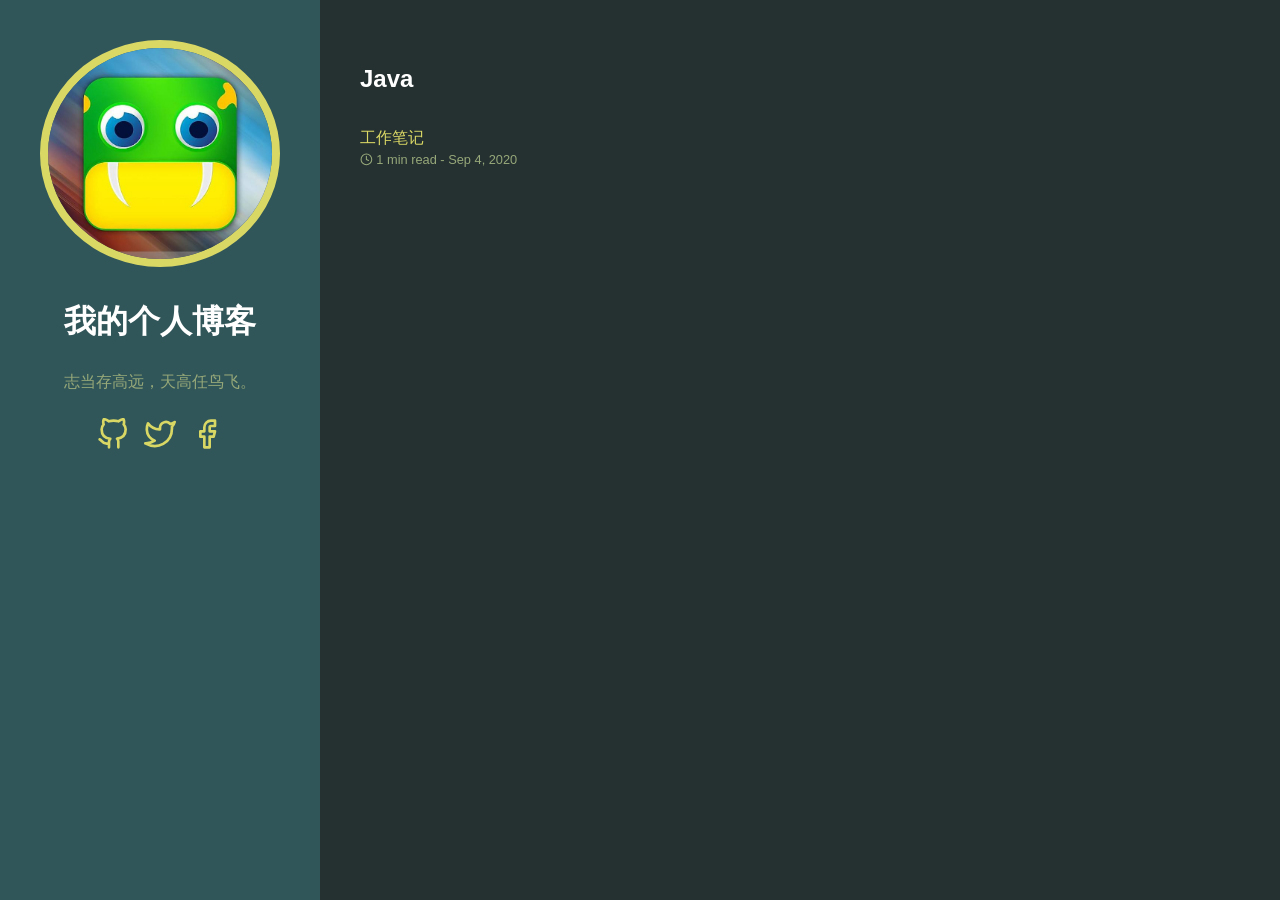
<file: tags/java/page/1/index.html>
<!DOCTYPE html><html><head><title>https://2425691371.github.io/tags/java/</title><link rel="canonical" href="https://2425691371.github.io/tags/java/"/><meta name="robots" content="noindex"><meta charset="utf-8" /><meta http-equiv="refresh" content="0; url=https://2425691371.github.io/tags/java/" /></head></html>
</file>
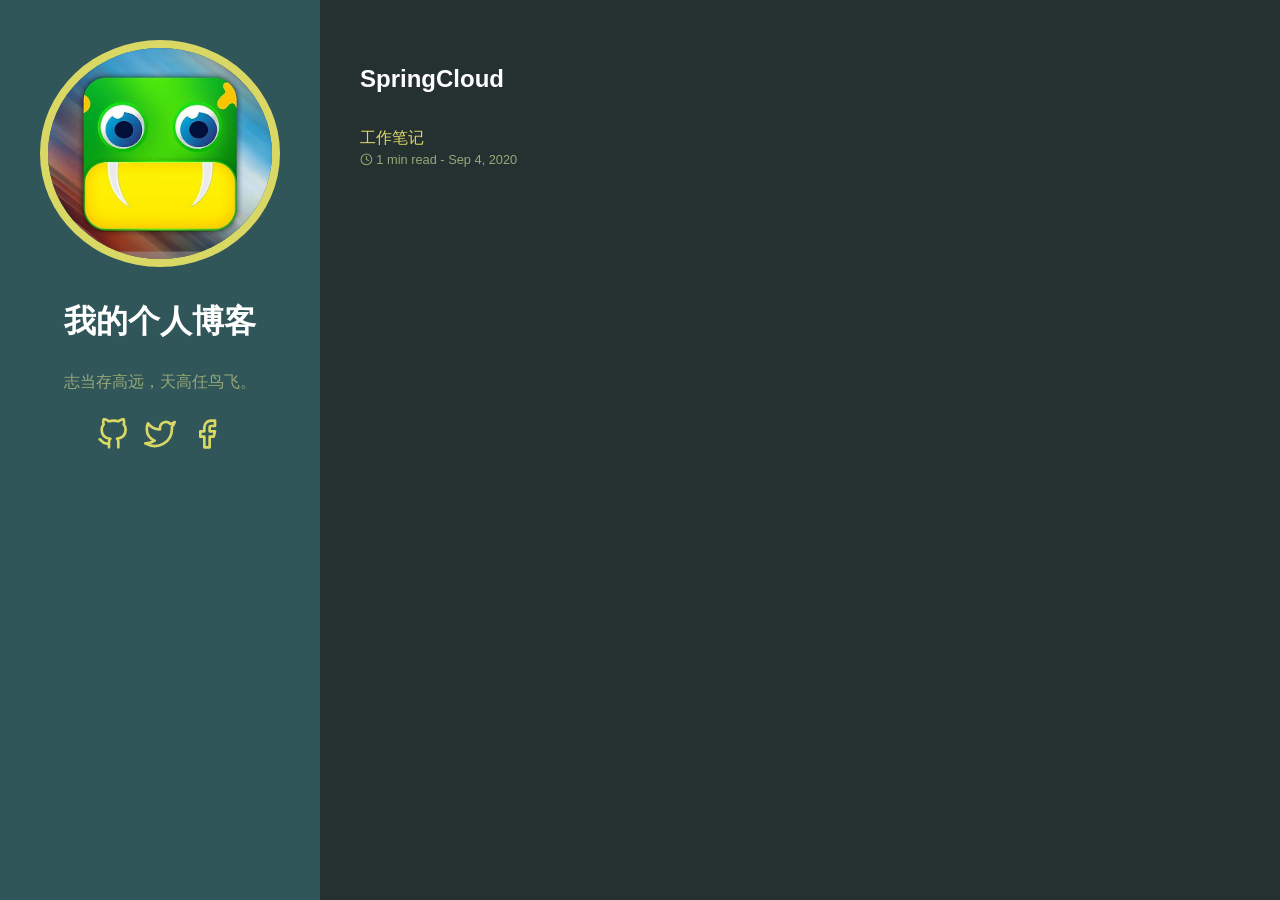
<file: tags/springcloud/page/1/index.html>
<!DOCTYPE html><html><head><title>https://2425691371.github.io/tags/springcloud/</title><link rel="canonical" href="https://2425691371.github.io/tags/springcloud/"/><meta name="robots" content="noindex"><meta charset="utf-8" /><meta http-equiv="refresh" content="0; url=https://2425691371.github.io/tags/springcloud/" /></head></html>
</file>
